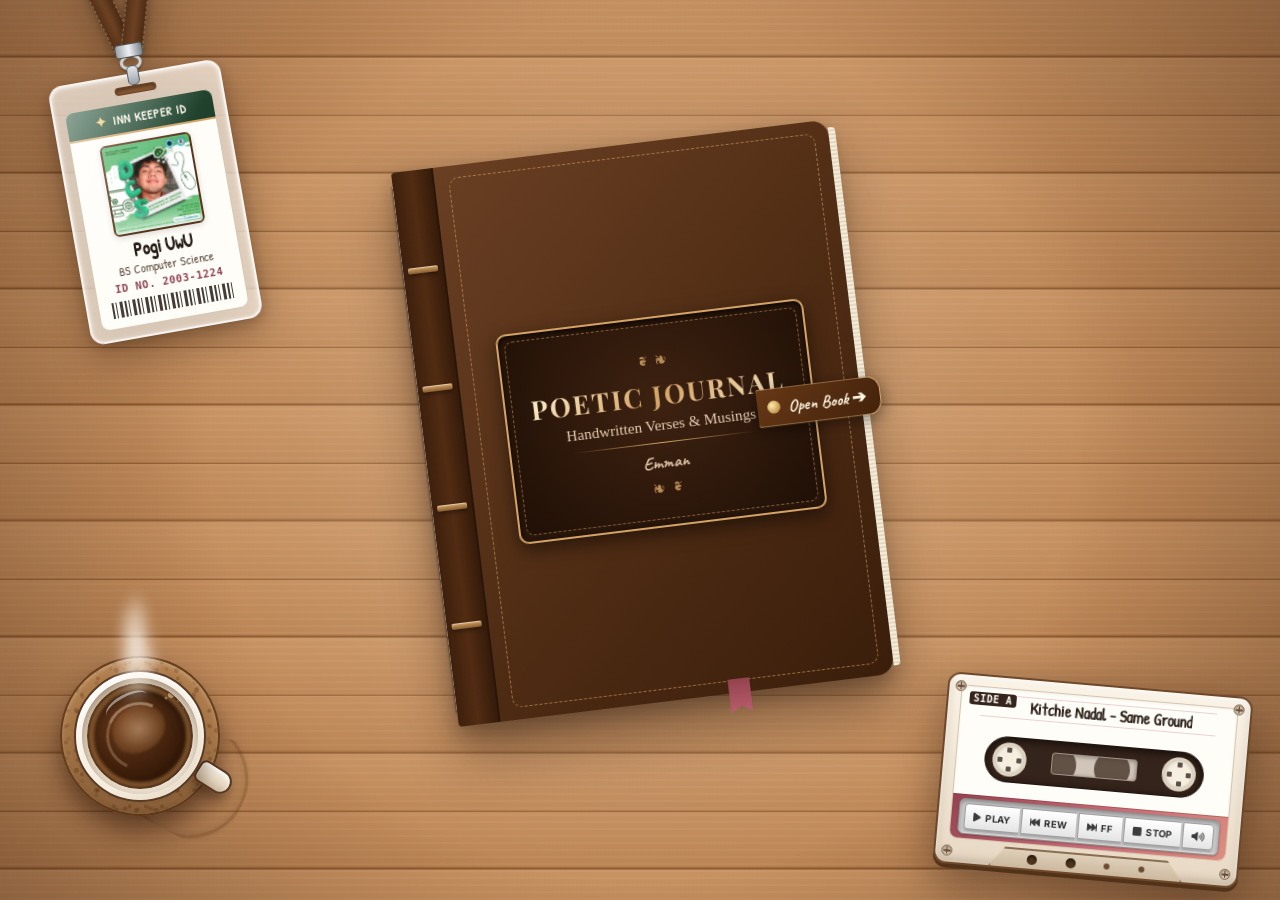
<file: index.html>
<!DOCTYPE html>
<html lang="en">
  <head>
    <meta charset="UTF-8" />
    <meta name="viewport" content="width=device-width, initial-scale=1.0" />
    <title>Poetic Journal &amp; Showcase</title>
    <meta name="description" content="Welcome Traveller, ease your mind and browse this handwritten poetic journal on a cozy study table." />
    
    <!-- Design System & Stylesheets -->
    <link rel="stylesheet" href="css/styling.css" />
    <link rel="stylesheet" href="css/music_player.css" />
    
    <!-- Google Fonts & FontAwesome for Hardware Deck Buttons -->
    <link rel="preconnect" href="https://fonts.googleapis.com" />
    <link rel="preconnect" href="https://fonts.gstatic.com" crossorigin />
    <link href="https://fonts.googleapis.com/css2?family=Caveat:wght@400..700&family=Edu+NSW+ACT+Cursive:wght@400..700&family=Indie+Flower&family=Inter:wght@600;700&family=Patrick+Hand&family=Playfair+Display:ital,wght@0,400..800;1,400..800&family=Nanum+Pen+Script&display=swap" rel="stylesheet">
    <link rel="stylesheet" href="https://cdnjs.cloudflare.com/ajax/libs/font-awesome/6.4.0/css/all.min.css">
    <link rel="stylesheet" href="https://fonts.googleapis.com/icon?family=Material+Icons">
  </head>
  <body>
    <!-- =========================================================================
         0. MOBILE PORTRAIT LANDSCAPE PROMPT OVERLAY
         Covers the screen when on a mobile device in portrait mode
         ========================================================================= -->
    <div id="landscape-prompt-overlay" class="landscape-prompt-overlay" role="dialog" aria-live="polite" aria-label="Rotate device to landscape">
      <div class="landscape-prompt-card">
        <div class="rotate-phone-graphic" aria-hidden="true">
          <div class="phone-outline">
            <span class="phone-notch"></span>
            <span class="phone-screen-icon">📖</span>
          </div>
          <span class="rotate-arrow-hint">↻</span>
        </div>
        <h2 class="landscape-title">Rotate to Landscape Mode</h2>
        <p class="landscape-sub">
          This study table &amp; open poetic journal are crafted for a wide view. Please turn your phone sideways to explore the desk!
        </p>
      </div>
    </div>

    <!-- =========================================================================
         STUDY TABLE SCENE
         Top-Left: Physical Student / Inn Keeper ID Card on Lanyard
         Left (Moved Up): Top-Down Ceramic Coffee Mug on Cork Coaster with Volumetric Blob Smoke
         Center: Angled Closed Book -> Straightened Open 3D Multi-Sheet Book
         Bottom-Right: Standalone Physical Cassette Tape with Sunken Hardware Deck Buttons Inside
         ========================================================================= -->
    <main class="study-desk-scene">

      <!-- 1. TOP-LEFT: PHYSICAL ID CARD ON LANYARD (CLICKS TO OPEN 3D FLIPPING ID MODAL) -->
      <div id="desk-id-card" class="desk-id-prop" role="button" tabindex="0" aria-label="Inspect ID Card Profile" title="Click to inspect &amp; flip ID Card">
        <!-- Woven Lanyard Strap & Metal Lobster Clasp -->
        <div class="lanyard-strap-wrap" aria-hidden="true">
          <div class="lanyard-strap-left"></div>
          <div class="lanyard-strap-right"></div>
          <div class="lanyard-collar"></div>
          <div class="lanyard-ring"></div>
          <div class="lanyard-hook"></div>
        </div>

        <!-- Laminated Acrylic ID Card -->
        <div class="id-card-sleeve">
          <div class="id-slot-punch"></div>
          <div class="id-card-inner">
            <div class="id-card-header-band">
              <span class="id-header-crest">✦</span>
              <span class="id-header-title">INN KEEPER ID</span>
            </div>
            <div class="id-card-photo-box">
              <img src="images/pfp_emman.jpg" alt="Pogi UwU" draggable="false" />
            </div>
            <div class="id-card-meta">
              <div class="id-card-name">Pogi UwU</div>
              <div class="id-card-course">BS Computer Science</div>
              <div class="id-card-number">ID NO. 2003-1224</div>
            </div>
            <div class="id-card-barcode" aria-hidden="true"></div>
          </div>
        </div>
      </div>

      <!-- 2. LEFT-BOTTOM (MOVED UP): TOP-DOWN COFFEE MUG ON CORK COASTER WITH VOLUMETRIC BLOB + PLUME SMOKE -->
      <div id="desk-coffee" class="desk-coffee-prop" aria-label="Hot Coffee Mug on Coaster">
        <!-- Subtle Coffee Stain Ring on Wood -->
        <div class="coffee-wood-stain" aria-hidden="true"></div>

        <!-- Round Cork Coaster -->
        <div class="cork-coaster">
          <!-- Ceramic Mug Handle (sticking out at 4 o'clock from top-down view) -->
          <div class="mug-handle-topdown"></div>

          <!-- Top-Down Ceramic Mug Rim with Inner Wall Depth -->
          <div class="mug-rim-topdown">
            <div class="mug-inner-lip">
              <!-- Hot Dark Roast Coffee & Rich Crema Swirl -->
              <div class="coffee-liquid-topdown">
                <div class="coffee-crema-ring"></div>
                <div class="coffee-foam-patch"></div>
                <div class="coffee-swirl-art"></div>
                <div class="coffee-gloss-arc"></div>
                <div class="coffee-micro-bubbles"></div>
              </div>
            </div>
          </div>
        </div>

        <!-- Volumetric Soft Smoke Plumes & Blobs (Real Volume, No Noodles) -->
        <div class="coffee-smoke-container" aria-hidden="true">
          <span class="smoke-blob blob-1"></span>
          <span class="smoke-blob blob-2"></span>
          <span class="smoke-blob blob-3"></span>
          <span class="smoke-blob blob-4"></span>
          <span class="smoke-blob blob-5"></span>
          <span class="smoke-blob blob-6"></span>
          <svg class="smoke-plume-svg" viewBox="0 0 180 180" fill="none" xmlns="http://www.w3.org/2000/svg">
            <defs>
              <radialGradient id="plumeGrad1" cx="50%" cy="50%" r="50%">
                <stop offset="0%" stop-color="#fffdf9" stop-opacity="0.58" />
                <stop offset="55%" stop-color="#fff8ee" stop-opacity="0.28" />
                <stop offset="100%" stop-color="#fff8ee" stop-opacity="0" />
              </radialGradient>
              <filter id="smokeBlur" x="-30%" y="-30%" width="160%" height="160%">
                <feGaussianBlur stdDeviation="5.5" />
              </filter>
            </defs>
            <g filter="url(#smokeBlur)">
              <!-- Volumetric Organic Cloud Plume 1 -->
              <path class="svg-smoke-cloud cloud-a" fill="url(#plumeGrad1)"
                d="M78 152 C58 142 52 118 68 100 C84 82 64 58 76 38 C86 22 108 26 106 46 C104 66 118 88 102 112 C90 128 92 146 78 152 Z" />
              <!-- Volumetric Organic Cloud Plume 2 -->
              <path class="svg-smoke-cloud cloud-b" fill="url(#plumeGrad1)"
                d="M96 146 C116 132 120 106 102 88 C84 70 104 46 90 26 C78 10 58 18 64 38 C70 58 56 84 74 108 C86 124 82 140 96 146 Z" />
            </g>
          </svg>
        </div>
      </div>

      <!-- 3. CENTER: 3D BOOK SHOWCASE (ANGLED WHEN CLOSED, STRAIGHTENED WHEN OPEN) -->
      <div class="desk-center-stage">
        <div id="book-stage" class="book-stage is-closed">
          
          <!-- Back Leather Binder Base & Stacked Paper Thickness -->
          <div class="book-leather-base">
            <!-- Left & Right Stacked Paper Edges (Visible when book is open) -->
            <div class="paper-stack-left"></div>
            <div class="paper-stack-right"></div>

            <!-- Central Book Spine Crease & Red Silk Bookmark Ribbon -->
            <div class="book-center-gutter" aria-hidden="true"></div>
            <div class="book-silk-ribbon" aria-hidden="true"></div>

            <!-- Snap Close Leather Clasp on Right Edge of Open Book -->
            <button id="close-journal-clasp" class="journal-edge-clasp" aria-label="Snap Book Closed" title="Snap book closed">
              <span class="clasp-leather-band">
                <span class="clasp-brass-stud"></span>
                <span class="clasp-band-label">Close Book</span>
              </span>
            </button>

            <!-- 3D SHEET STACK CONTAINER (DYNAMICALLY POPULATED BY JS) -->
            <div id="book-sheets-viewport" class="book-sheets-viewport">
              
              <!-- Static Base Left Page (Revealed when Sheet 0 Cover flips open: Acknowledgement) -->
              <div class="book-base-left-page" id="base-page-acknowledgement">
                <div class="page-paper-surface page-left-surface">
                  <div class="acknowledgement-wrap">
                    <h2 class="ack-heading">Acknowledgement</h2>
                    <div class="ack-flourish">❦ ❧</div>
                    <div class="ack-dedication">
                      <p>To my Younger self,</p>
                      <p>And, those whom I shared life with.</p>
                    </div>
                    <div class="ack-signature">— Emman</div>
                  </div>
                  <div class="book-page-number">i</div>

                  <!-- Clickable corner to close the book from the very first spread -->
                  <div id="corner-close-book" class="page-curl-corner curl-bottom-left" role="button" tabindex="0" title="Close Book" aria-label="Close Book">
                    <div class="curl-fold"></div>
                    <span class="curl-glyph">◂</span>
                  </div>
                </div>
              </div>

              <!-- Static Base Right Page (Underneath the final sheet) -->
              <div class="book-base-right-page" id="base-page-end">
                <div class="page-paper-surface page-right-surface">
                  <div class="endpaper-fin">
                    <div class="ack-flourish">❦</div>
                    <p class="fin-text">Finis</p>
                    <p class="fin-sub">Inn Keeper’s Collection</p>
                  </div>
                </div>
              </div>

              <!-- Dynamic 3D Double-Sided Turning Sheets (.book-sheet) are injected here -->
              <div id="book-sheets-stack" class="book-sheets-stack"></div>

              <!-- Front Hardcover Sheet (Flips -180deg when opening the book) -->
              <div id="book-front-cover-sheet" class="book-cover-sheet" role="button" tabindex="0" aria-label="Click to Open Book" title="Click to open book">
                <!-- Front Face of Closed Leather Cover -->
                <div class="cover-face-front">
                  <div class="closed-spine-edge">
                    <span class="spine-rib"></span>
                    <span class="spine-rib"></span>
                    <span class="spine-rib"></span>
                    <span class="spine-rib"></span>
                  </div>
                  <div class="closed-cover-face">
                    <div class="cover-stitch-border"></div>
                    <div class="cover-plaque">
                      <div class="cover-plaque-inner">
                        <div class="cover-ornament top-ornament">❦ ❧</div>
                        <h1 class="cover-main-title">Poetic Journal</h1>
                        <p class="cover-subtitle">Handwritten Verses &amp; Musings</p>
                        <div class="cover-rule"></div>
                        <p class="cover-author">Emman</p>
                        <div class="cover-ornament bottom-ornament">❧ ❦</div>
                      </div>
                    </div>

                    <div class="book-clasp" id="open-book-clasp">
                      <div class="clasp-strap">
                        <span class="clasp-buckle"></span>
                        <span class="clasp-text">Open Book ➔</span>
                      </div>
                    </div>

                    <div class="closed-ribbon-tail"></div>
                  </div>
                  <div class="closed-paper-edges"></div>
                </div>

                <!-- Inside Face of Front Cover (Backed behind Acknowledgement when open) -->
                <div class="cover-face-inside"></div>
              </div>

            </div>
          </div>
        </div>
      </div>

      <!-- 4. BOTTOM-RIGHT: STANDALONE PHYSICAL CASSETTE TAPE WITH SUNKEN HARDWARE DECK BUTTONS MIGRATED INSIDE -->
      <div id="music-player-container" aria-label="Cassette Tape Music Player">
        <audio id="audio" preload="none" aria-label="Audio Player"></audio>

        <div class="casette-body" id="cassetteBody">
          <!-- Four Corner Screw Dots -->
          <div class="dots dot-tl"></div>
          <div class="dots dot-bl"></div>
          <div class="dots dot-tr"></div>
          <div class="dots dot-br"></div>

          <div class="cassette-label" id="cassetteLabel">
            <!-- Top Handwritten Song Title Strip on the Tape Label -->
            <div class="label-descp">
              <div class="cassette-side-badge">SIDE A</div>
              <div class="cassette-rule-line"></div>
              <div id="cassetteName" class="cassette-name-text">Kitchie Nadal - Same Ground</div>
              <div id="track-title" class="sr-only">Kitchie Nadal - Same Ground</div>
              <div class="cassette-rule-line"></div>
            </div>
            
            <!-- Center Acrylic Spool Window -->
            <div class="cassette-player-window">
              <div class="tape-bay">
                <!-- Left Spool with 4 teeth -->
                <div class="circle" id="circle1">
                  <div class="teeth"></div>
                  <div class="teeth"></div>
                  <div class="teeth"></div>
                  <div class="teeth"></div>
                </div>
                <!-- Visor Window with magnetic tape rolls -->
                <div class="visor">
                  <div class="inner-circle" id="inner-circle"></div>
                  <div class="inner-circle" id="inner-circle2"></div>
                </div>
                <!-- Right Spool with 4 teeth -->
                <div class="circle" id="circle2">
                  <div class="teeth"></div>
                  <div class="teeth"></div>
                  <div class="teeth"></div>
                  <div class="teeth"></div>
                </div>
              </div>
            </div>

            <!-- Bottom Stripe with Actual Hardware Deck Buttons from KowaiiRuju/songs_player (creative-route) Migrated Inside -->
            <div class="label-color" id="cassetteColor">
              <div class="hardware-controls" id="player-controls">
                <div class="deck-buttons-container">
                  <button id="play-pause" class="deck-btn" aria-label="Play or Pause" title="Play / Pause">
                    <i id="deck-play-icon" class="fa-solid fa-play"></i>
                    <span id="deck-play-label">PLAY</span>
                    <span class="material-icons sr-only">play_circle</span>
                  </button>
                  <button id="prev" class="deck-btn" aria-label="Rewind / Previous Song" title="Previous Song">
                    <i class="fa-solid fa-backward-fast"></i>
                    <span>REW</span>
                  </button>
                  <button id="next" class="deck-btn" aria-label="Fast Forward / Next Song" title="Next Song">
                    <i class="fa-solid fa-forward-fast"></i>
                    <span>FF</span>
                  </button>
                  <button id="stop-btn" class="deck-btn" aria-label="Stop Audio" title="Stop">
                    <i class="fa-solid fa-square"></i>
                    <span>STOP</span>
                  </button>
                  <button id="mute-btn" class="deck-btn" aria-label="Mute / Unmute" title="Mute / Unmute">
                    <i id="deck-mute-icon" class="fa-solid fa-volume-high"></i>
                    <span class="material-icons sr-only">volume_up</span>
                  </button>
                </div>
              </div>
            </div>
          </div>

          <!-- Bottom Trapezoid Magnetic Head Shield -->
          <div class="cassette-head-trapezoid" aria-hidden="true">
            <span class="head-hole"></span>
            <span class="head-hole"></span>
            <span class="head-pin"></span>
            <span class="head-pin"></span>
          </div>
        </div>
      </div>

    </main>

    <!-- =========================================================================
         5. INTERACTIVE 3D FLIPPING ID CARD MODAL (FRONT & BACK OF PHYSICAL ID)
         ========================================================================= -->
    <dialog id="profile-modal" class="id-badge-modal">
      <button type="button" class="id-close-pill" id="close-profile" aria-label="Close ID Card">✕</button>
      <div class="id-modal-stage">

        <!-- 3D Flipping Laminated ID Card -->
        <div id="id-flip-card" class="id-flip-card" tabindex="0" role="region" aria-label="Interactive 3D Flipping ID Card">
          
          <!-- ================= FRONT FACE OF ID CARD (PORTRAIT) ================= -->
          <div class="id-card-face id-face-front">
            <!-- Top Lanyard Slot Punch & Clip Graphic -->
            <div class="modal-slot-punch" aria-hidden="true"></div>

            <!-- Official Green & Gold Header Band -->
            <div class="modal-id-banner">
              <span class="banner-crest">✦</span>
              <div class="banner-titles">
                <span class="banner-org">POETIC JOURNAL GUILD</span>
                <span class="banner-role">OFFICIAL INN KEEPER IDENTIFICATION</span>
              </div>
              <span class="banner-crest">✦</span>
            </div>

            <!-- Portrait Photo & Holographic Seal -->
            <div class="modal-id-photo-section">
              <div class="modal-photo-frame">
                <img src="images/pfp_emman.jpg" alt="Pogi UwU" draggable="false" />
                <span class="hologram-seal" title="Guild Holographic Seal">❦</span>
              </div>
              <div class="modal-id-serial">ID NO. 2003-1224</div>
            </div>

            <!-- Name, Title, and Vital Fields -->
            <div class="modal-id-front-fields">
              <div class="id-name-block">
                <span class="id-field-label">NAME / ALIAS</span>
                <span class="id-field-val primary-val">Pogi UwU</span>
                <span class="id-field-val course-val">BS Computer Science</span>
              </div>

              <div class="id-field-row-grid">
                <div class="id-field-group">
                  <span class="id-field-label">AGE</span>
                  <span class="id-field-val" id="age">22</span>
                </div>
                <div class="id-field-group">
                  <span class="id-field-label">GENDER</span>
                  <span class="id-field-val">M</span>
                </div>
                <div class="id-field-group">
                  <span class="id-field-label">RACE</span>
                  <span class="id-field-val">Human</span>
                </div>
              </div>

              <div class="id-field-group full-width">
                <span class="id-field-label">DATE OF BIRTH</span>
                <span class="id-field-val">December 24, 2003</span>
              </div>
            </div>

            <!-- Bottom Signature & Barcode -->
            <div class="modal-id-front-footer">
              <div class="id-signature-box">
                <span class="sig-script">Emman</span>
                <span class="sig-line">HOLDER’S SIGNATURE</span>
              </div>
              <div class="id-barcode-large" aria-hidden="true"></div>
            </div>
          </div>

          <!-- ================= BACK FACE OF ID CARD (PORTRAIT) ================= -->
          <div class="id-card-face id-face-back">
            <div class="modal-slot-punch" aria-hidden="true"></div>

            <!-- Dark Magnetic Stripe across the top back -->
            <div class="id-magnetic-stripe" aria-hidden="true"></div>

            <div class="modal-id-back-body">
              <!-- Bio Section -->
              <div class="id-back-section">
                <h2 class="id-back-heading">HOLDER BIO &amp; BACKGROUND</h2>
                <p class="id-back-bio">
                  Born on December 24, 2003, he had always been easy-going. He didn't strive for anything. But now that he's actively pursuing something, only God can tell what lies ahead of him.
                </p>
              </div>

              <!-- Hobbies Section -->
              <div class="id-back-section">
                <h3 class="id-back-subheading">HOBBIES &amp; CRAFTS</h3>
                <div class="id-tag-list">
                  <span class="id-mini-tag green">🎮 Game Dev</span>
                  <span class="id-mini-tag blue">💻 Making Software</span>
                  <span class="id-mini-tag">♟️ Chess</span>
                  <span class="id-mini-tag">🎨 2D Art Illustration</span>
                </div>
              </div>

              <!-- Favorites & Socials Grid -->
              <div class="id-back-section">
                <h3 class="id-back-subheading">FAVORITES &amp; LIKES</h3>
                <div class="id-tag-list">
                  <span class="id-mini-tag rose">🍫 Chocolate</span>
                  <span class="id-mini-tag gold">🗡️ RPG Games</span>
                </div>

                <div class="id-back-socials-wrap">
                  <span class="id-social-label">DISPATCH LINKS:</span>
                  <div class="id-back-socials">
                    <a class="id-social-chip" href="https://github.com/KowaiiRuju/" target="_blank" rel="noopener noreferrer">
                      <img src="images/icons8-github-32.png" alt="GitHub" />
                      <span>GitHub</span>
                    </a>
                    <a class="id-social-chip" href="https://www.instagram.com/cabs.tar/" target="_blank" rel="noopener noreferrer">
                      <img src="images/icons8-instagram-old-32.png" alt="Instagram" />
                      <span>Instagram</span>
                    </a>
                  </div>
                </div>
              </div>

              <div class="id-back-footer">
                <span class="id-motto-quote">“Everything Goes On”</span>
              </div>
            </div>
          </div>

        </div>
      </div>
    </dialog>

    <!-- Music Player Script -->
    <script src="scripts/music_player.js" defer></script>

    <!-- 3D Multi-Sheet Book Engine, ID Flip Logic, & Mobile Orientation Check -->
    <script>
      // ---------------------------------------------------
      // 0. MOBILE PORTRAIT LANDSCAPE CHECK
      // ---------------------------------------------------
      const landscapeOverlay = document.getElementById("landscape-prompt-overlay");
      function checkMobileOrientation() {
        if (!landscapeOverlay) return;
        const isMobileWidth = window.innerWidth <= 920 || ("ontouchstart" in window && window.innerWidth <= 1024);
        const isPortrait = window.innerHeight > window.innerWidth;
        if (isMobileWidth && isPortrait) {
          landscapeOverlay.classList.add("is-active");
        } else {
          landscapeOverlay.classList.remove("is-active");
        }
      }
      window.addEventListener("resize", checkMobileOrientation);
      window.addEventListener("orientationchange", checkMobileOrientation);

      // ---------------------------------------------------
      // 1. AGE CALCULATOR (Dec 24, 2003)
      // ---------------------------------------------------
      const birthDate = new Date(2003, 11, 24);
      function calculateAge(date) {
        const today = new Date();
        let age = today.getFullYear() - date.getFullYear();
        const monthDiff = today.getMonth() - date.getMonth();
        const dayDiff = today.getDate() - date.getDate();
        if (monthDiff < 0 || (monthDiff === 0 && dayDiff < 0)) {
          age--;
        }
        return age;
      }

      // ---------------------------------------------------
      // 2. REAL 3D MULTI-SHEET BOOK ENGINE
      // ---------------------------------------------------
      const bookStage = document.getElementById("book-stage");
      const frontCoverSheet = document.getElementById("book-front-cover-sheet");
      const openBookClasp = document.getElementById("open-book-clasp");
      const closeJournalClasp = document.getElementById("close-journal-clasp");
      const cornerCloseBook = document.getElementById("corner-close-book");
      const sheetsStack = document.getElementById("book-sheets-stack");

      let allPoems = [];
      let sheetElements = [];
      let isBookOpen = false;
      let isAnimatingBook = false;
      let currentSpreadIndex = 0;

      function formatPoemStanzas(text) {
        return text
          .split("\n")
          .map((line) => {
            if (line.trim() === "") {
              return `<div class="stanza-break"></div>`;
            }
            const escaped = line
              .replace(/&/g, "&amp;")
              .replace(/</g, "&lt;")
              .replace(/>/g, "&gt;");
            return `<p>${escaped}</p>`;
          })
          .join("");
      }

      function createPoemPageHTML(poem, pageNum, isRightPage) {
        if (!poem) {
          return `
            <div class="page-paper-surface ${isRightPage ? "page-right-surface" : "page-left-surface"}">
              <div class="book-page-number">${pageNum}</div>
            </div>
          `;
        }

        const curlCornerHTML = isRightPage
          ? `<div class="page-curl-corner curl-bottom-right" data-action="next" role="button" tabindex="0" title="Turn to next page" aria-label="Next Page">
               <div class="curl-fold"></div>
               <span class="curl-glyph">▸</span>
             </div>`
          : `<div class="page-curl-corner curl-bottom-left" data-action="prev" role="button" tabindex="0" title="Turn to previous page" aria-label="Previous Page">
               <div class="curl-fold"></div>
               <span class="curl-glyph">◂</span>
             </div>`;

        return `
          <div class="page-paper-surface ${isRightPage ? "page-right-surface" : "page-left-surface"}">
            <div class="page-edge-hit ${isRightPage ? "hit-right" : "hit-left"}" data-action="${isRightPage ? "next" : "prev"}" title="${isRightPage ? "Click edge to turn forward" : "Click edge to turn back"}"></div>
            <h2 class="reading-title">${poem.title}</h2>
            <div class="reading-flourish">❦ ❧</div>
            <article class="reading-body">${formatPoemStanzas(poem.text)}</article>
            <div class="book-page-number">${pageNum}</div>
            ${curlCornerHTML}
          </div>
        `;
      }

      function createTableOfContentsHTML(poems) {
        const itemsHTML = poems
          .map((poem, idx) => {
            const pageNumber = idx + 1;
            const targetSpread = Math.floor(idx / 2) + 1;
            return `
              <a href="#poem-${poem.id}" class="toc-row-item" data-spread="${targetSpread}" data-page="${pageNumber}">
                <span class="toc-chapter-num">${pageNumber}.</span>
                <span class="toc-chapter-title">${poem.title}</span>
                <span class="toc-dots"></span>
                <span class="toc-page-num">${pageNumber}</span>
              </a>
            `;
          })
          .join("");

        return `
          <div class="page-paper-surface page-right-surface toc-surface">
            <div class="page-edge-hit hit-right" data-action="next" title="Click edge to turn to Page 1"></div>
            <div class="toc-header-box">
              <h2 class="toc-heading">Table of Contents</h2>
              <div class="toc-sub-rule"></div>
            </div>
            <nav class="toc-list" aria-label="Table of Contents">
              ${itemsHTML}
            </nav>
            <div class="book-page-number">ii</div>
            <div class="page-curl-corner curl-bottom-right" data-action="next" role="button" tabindex="0" title="Turn to Page 1" aria-label="Next Page">
              <div class="curl-fold"></div>
              <span class="curl-glyph">▸</span>
            </div>
          </div>
        `;
      }

      function buildBookSheets(poems) {
        if (!sheetsStack) return;
        sheetsStack.innerHTML = "";
        sheetElements = [];

        const totalSheets = Math.ceil(poems.length / 2) + 1;

        for (let s = 0; s < totalSheets; s++) {
          const sheetEl = document.createElement("div");
          sheetEl.className = "book-sheet";
          sheetEl.dataset.sheetIndex = s;

          let frontHTML = "";
          let backHTML = "";

          if (s === 0) {
            frontHTML = createTableOfContentsHTML(poems);
            backHTML = createPoemPageHTML(poems[0], 1, false);
          } else {
            const frontPoemIdx = s * 2 - 1;
            const backPoemIdx = s * 2;
            frontHTML = createPoemPageHTML(poems[frontPoemIdx], frontPoemIdx + 1, true);
            if (backPoemIdx < poems.length) {
              backHTML = createPoemPageHTML(poems[backPoemIdx], backPoemIdx + 1, false);
            } else {
              backHTML = `
                <div class="page-paper-surface page-left-surface">
                  <div class="page-edge-hit hit-left" data-action="prev" title="Turn back"></div>
                  <div class="endpaper-fin">
                    <div class="ack-flourish">❦ ❧</div>
                    <p class="fin-text">Notes &amp; Reflections</p>
                  </div>
                  <div class="book-page-number">${backPoemIdx + 1}</div>
                  <div class="page-curl-corner curl-bottom-left" data-action="prev" role="button" tabindex="0" title="Previous Page">
                    <div class="curl-fold"></div>
                    <span class="curl-glyph">◂</span>
                  </div>
                </div>
              `;
            }
          }

          sheetEl.innerHTML = `
            <div class="sheet-face sheet-front">${frontHTML}</div>
            <div class="sheet-face sheet-back">${backHTML}</div>
          `;

          sheetsStack.appendChild(sheetEl);
          sheetElements.push(sheetEl);
        }

        sheetsStack.addEventListener("click", (e) => {
          const tocItem = e.target.closest(".toc-row-item");
          if (tocItem) {
            e.preventDefault();
            const targetSpread = parseInt(tocItem.dataset.spread, 10);
            if (!isNaN(targetSpread)) {
              riffleToSpread(targetSpread);
            }
            return;
          }

          const actionEl = e.target.closest("[data-action]");
          if (actionEl) {
            e.preventDefault();
            const action = actionEl.dataset.action;
            if (action === "next") turnNextSpread();
            else if (action === "prev") turnPrevSpread();
            else if (action === "toc") riffleToSpread(0);
          }
        });

        updateSheetZIndices();
      }

      function updateSheetZIndices() {
        const total = sheetElements.length;
        sheetElements.forEach((sheet, idx) => {
          const isFlipped = idx < currentSpreadIndex;
          if (isFlipped) {
            sheet.classList.add("is-flipped");
            sheet.style.zIndex = 10 + idx;
          } else {
            sheet.classList.remove("is-flipped");
            sheet.style.zIndex = 10 + (total - idx);
          }
        });
      }

      function turnNextSpread() {
        if (!isBookOpen || isAnimatingBook) return;
        const maxSpread = Math.ceil(allPoems.length / 2);
        if (currentSpreadIndex >= maxSpread) return;

        const sheetToFlip = sheetElements[currentSpreadIndex];
        if (!sheetToFlip) return;

        isAnimatingBook = true;
        sheetToFlip.style.zIndex = 60;
        sheetToFlip.classList.add("is-turning", "is-flipped");
        currentSpreadIndex++;

        setTimeout(() => {
          sheetToFlip.classList.remove("is-turning");
          updateSheetZIndices();
          isAnimatingBook = false;
        }, 620);
      }

      function turnPrevSpread() {
        if (!isBookOpen || isAnimatingBook) return;
        if (currentSpreadIndex <= 0) {
          closeBook();
          return;
        }

        currentSpreadIndex--;
        const sheetToUnflip = sheetElements[currentSpreadIndex];
        if (!sheetToUnflip) return;

        isAnimatingBook = true;
        sheetToUnflip.style.zIndex = 60;
        sheetToUnflip.classList.add("is-turning");
        sheetToUnflip.classList.remove("is-flipped");

        setTimeout(() => {
          sheetToUnflip.classList.remove("is-turning");
          updateSheetZIndices();
          isAnimatingBook = false;
        }, 620);
      }

      function riffleToSpread(targetSpread) {
        if (!isBookOpen || isAnimatingBook || targetSpread === currentSpreadIndex) return;
        isAnimatingBook = true;

        const stepDirection = targetSpread > currentSpreadIndex ? 1 : -1;
        const stepsCount = Math.abs(targetSpread - currentSpreadIndex);
        const stepInterval = Math.max(70, Math.min(130, Math.floor(420 / stepsCount)));

        let step = 0;
        function doNextRiffleStep() {
          if (step >= stepsCount) {
            setTimeout(() => {
              sheetElements.forEach((s) => s.classList.remove("is-turning"));
              updateSheetZIndices();
              isAnimatingBook = false;
            }, 560);
            return;
          }

          if (stepDirection > 0) {
            const sheet = sheetElements[currentSpreadIndex];
            if (sheet) {
              sheet.style.zIndex = 60 + step;
              sheet.classList.add("is-turning", "is-flipped");
            }
            currentSpreadIndex++;
          } else {
            currentSpreadIndex--;
            const sheet = sheetElements[currentSpreadIndex];
            if (sheet) {
              sheet.style.zIndex = 60 + step;
              sheet.classList.add("is-turning");
              sheet.classList.remove("is-flipped");
            }
          }

          step++;
          setTimeout(doNextRiffleStep, stepInterval);
        }

        doNextRiffleStep();
      }

      function openBook() {
        if (isBookOpen || isAnimatingBook || !bookStage) return;
        isAnimatingBook = true;
        isBookOpen = true;
        bookStage.classList.remove("is-closed");
        bookStage.classList.add("is-opening", "is-open");

        setTimeout(() => {
          bookStage.classList.remove("is-opening");
          isAnimatingBook = false;
        }, 780);
      }

      function closeBook() {
        if (!isBookOpen || isAnimatingBook || !bookStage) return;

        if (currentSpreadIndex > 0) {
          isAnimatingBook = true;
          sheetElements.forEach((sheet, idx) => {
            if (idx < currentSpreadIndex) {
              sheet.style.zIndex = 60 - idx;
              sheet.classList.add("is-turning");
              sheet.classList.remove("is-flipped");
            }
          });
          currentSpreadIndex = 0;
          setTimeout(() => {
            sheetElements.forEach((s) => s.classList.remove("is-turning"));
            updateSheetZIndices();
            bookStage.classList.remove("is-open");
            bookStage.classList.add("is-closing", "is-closed");
            isBookOpen = false;
            setTimeout(() => {
              bookStage.classList.remove("is-closing");
              isAnimatingBook = false;
            }, 780);
          }, 360);
          return;
        }

        isAnimatingBook = true;
        isBookOpen = false;
        bookStage.classList.remove("is-open");
        bookStage.classList.add("is-closing", "is-closed");

        setTimeout(() => {
          bookStage.classList.remove("is-closing");
          isAnimatingBook = false;
        }, 780);
      }

      if (frontCoverSheet) {
        frontCoverSheet.addEventListener("click", openBook);
        frontCoverSheet.addEventListener("keydown", (e) => {
          if (e.key === "Enter" || e.key === " ") {
            e.preventDefault();
            openBook();
          }
        });
      }

      if (openBookClasp) {
        openBookClasp.addEventListener("click", (e) => {
          e.stopPropagation();
          openBook();
        });
      }

      if (closeJournalClasp) {
        closeJournalClasp.addEventListener("click", (e) => {
          e.preventDefault();
          e.stopPropagation();
          closeBook();
        });
      }

      if (cornerCloseBook) {
        cornerCloseBook.addEventListener("click", (e) => {
          e.preventDefault();
          e.stopPropagation();
          closeBook();
        });
      }

      document.addEventListener("keydown", (e) => {
        if (e.target.tagName === "INPUT" || e.target.tagName === "TEXTAREA") return;
        const profileModal = document.getElementById("profile-modal");
        if (profileModal && profileModal.open) return;

        if (e.key === "ArrowRight") {
          if (!isBookOpen) openBook();
          else turnNextSpread();
        } else if (e.key === "ArrowLeft") {
          if (isBookOpen) turnPrevSpread();
        }
      });

      let touchStartX = 0;
      let touchStartY = 0;
      if (bookStage) {
        bookStage.addEventListener("touchstart", (e) => {
          if (e.touches && e.touches.length === 1) {
            touchStartX = e.touches[0].clientX;
            touchStartY = e.touches[0].clientY;
          }
        }, { passive: true });

        bookStage.addEventListener("touchend", (e) => {
          if (e.changedTouches && e.changedTouches.length === 1) {
            const deltaX = e.changedTouches[0].clientX - touchStartX;
            const deltaY = e.changedTouches[0].clientY - touchStartY;
            if (Math.abs(deltaX) > 45 && Math.abs(deltaX) > Math.abs(deltaY) * 1.3) {
              if (deltaX < 0) {
                if (!isBookOpen) openBook();
                else turnNextSpread();
              } else {
                if (isBookOpen) turnPrevSpread();
              }
            }
          }
        }, { passive: true });
      }

      async function loadPoems() {
        try {
          const res = await fetch("res/poems.json");
          allPoems = await res.json();
          buildBookSheets(allPoems);
        } catch (err) {
          console.error("Error fetching poems:", err);
        }
      }

      // ---------------------------------------------------
      // 3. INTERACTIVE 3D FLIPPING ID MODAL CONTROLS
      // ---------------------------------------------------
      const profileModal = document.getElementById("profile-modal");
      const deskIdCard = document.getElementById("desk-id-card");
      const closeProfileBtn = document.getElementById("close-profile");
      const idFlipCard = document.getElementById("id-flip-card");

      function setIdFlipped(flipped) {
        if (!idFlipCard) return;
        if (flipped) {
          idFlipCard.classList.add("is-flipped");
        } else {
          idFlipCard.classList.remove("is-flipped");
        }
      }

      function toggleIdFlip() {
        if (!idFlipCard) return;
        setIdFlipped(!idFlipCard.classList.contains("is-flipped"));
      }

      function openIdModal() {
        if (profileModal) {
          setIdFlipped(false);
          profileModal.showModal();
        }
      }

      if (deskIdCard) {
        deskIdCard.addEventListener("click", openIdModal);
        deskIdCard.addEventListener("keydown", (e) => {
          if (e.key === "Enter" || e.key === " ") {
            e.preventDefault();
            openIdModal();
          }
        });
      }

      if (idFlipCard) {
        idFlipCard.addEventListener("click", (e) => {
          // Don't flip if clicking a social link
          if (e.target.closest("a")) return;
          toggleIdFlip();
        });
        idFlipCard.addEventListener("keydown", (e) => {
          if (e.key === "Enter" || e.key === " ") {
            e.preventDefault();
            toggleIdFlip();
          }
        });
      }

      if (closeProfileBtn && profileModal) {
        closeProfileBtn.addEventListener("click", (e) => {
          e.stopPropagation();
          profileModal.close();
        });
      }

      if (profileModal) {
        profileModal.addEventListener("click", (e) => {
          if (e.target === profileModal || e.target.classList.contains("id-modal-stage")) {
            profileModal.close();
          }
        });
      }

      // ---------------------------------------------------
      // 4. INITIALIZE ON LOAD
      // ---------------------------------------------------
      document.addEventListener("DOMContentLoaded", () => {
        checkMobileOrientation();
        const ageEl = document.getElementById("age");
        if (ageEl) ageEl.textContent = calculateAge(birthDate);
        loadPoems();
      });
    </script>
  </body>
</html>
</file>
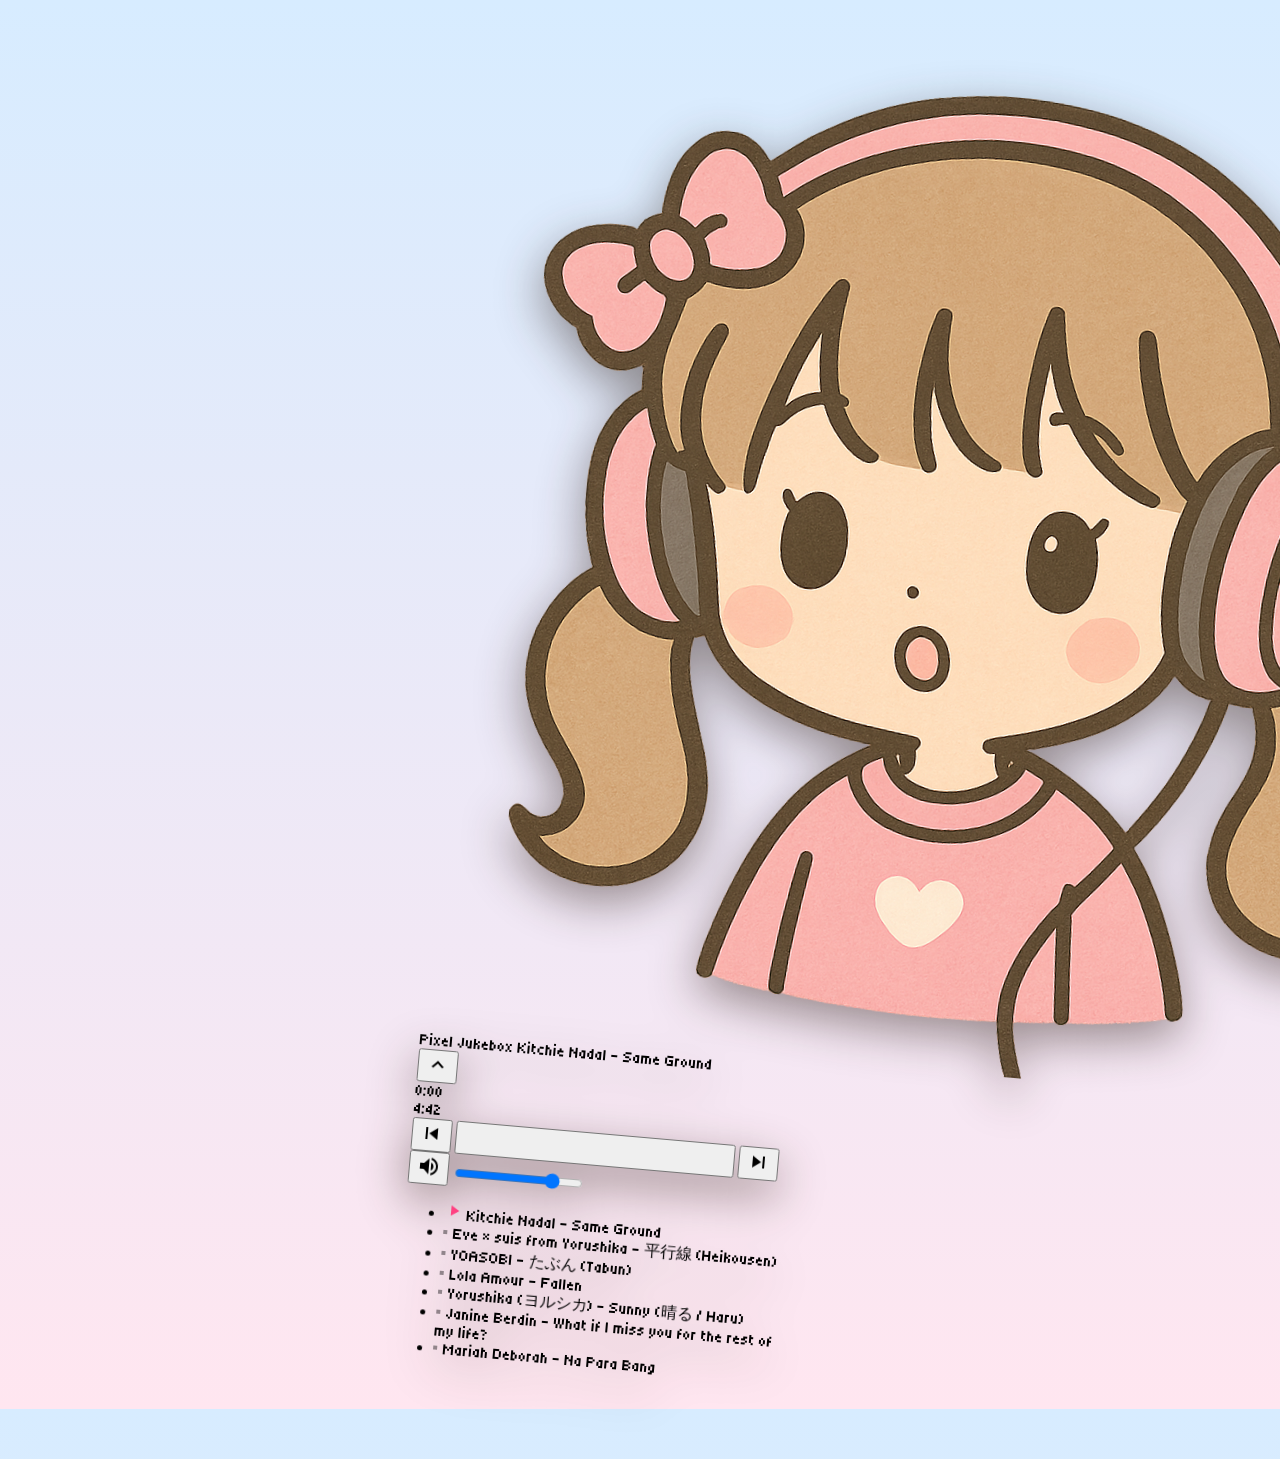
<file: music_player.html>
<!DOCTYPE html>
<html lang="en">
<head>
  <meta charset="UTF-8">
  <meta name="viewport" content="width=device-width, initial-scale=1.0">
  <title>Music Player - Pixel Jukebox</title>
  <link rel="stylesheet" href="https://fonts.googleapis.com/icon?family=Material+Icons">
  <link href="https://fonts.googleapis.com/css2?family=Tiny5&display=swap" rel="stylesheet">
  <link rel="stylesheet" href="css/music_player.css">
  <script src="scripts/music_player.js" defer></script>
  <style>
    body {
      background: linear-gradient(180deg, #d7ecff 0%, #ffe6f0 100%);
      min-height: 100vh;
      display: flex;
      align-items: center;
      justify-content: center;
      margin: 0;
      padding: 20px;
      box-sizing: border-box;
      font-family: 'Tiny5', sans-serif;
    }
    #music-player-container {
      position: relative !important;
      top: auto !important;
      right: auto !important;
      bottom: auto !important;
      left: auto !important;
      max-width: 380px;
      width: 100%;
    }
  </style>
</head>
<body>
  <div id="music-player-container">
    <div id="music-player">
      <div class="player-top-row">
        <div id="music-logo">
          <img src="images/music_logo.png" alt="Music Logo" draggable="false" />
        </div>
        <div class="player-meta-box">
          <span class="player-status-tag">Pixel Jukebox</span>
          <span id="track-title">Now Playing: ...</span>
        </div>
        <button id="minimize-btn" aria-label="Minimize or Expand Player" title="Minimize / Expand Player">
          <span class="material-icons">expand_less</span>
        </button>
      </div>

      <audio id="audio" preload="none" aria-label="Audio Player"></audio>

      <!-- Progress Scrubber -->
      <div class="progress-container">
        <span id="current-time" class="time-label">0:00</span>
        <div class="progress-bar-wrapper" id="progress-wrapper" title="Seek track">
          <div class="progress-bar" id="progress-bar"></div>
          <div class="progress-thumb" id="progress-thumb"></div>
        </div>
        <span id="duration-time" class="time-label">0:00</span>
      </div>

      <!-- Player Controls -->
      <div id="player-controls">
        <button id="prev" aria-label="Previous Track" title="Previous Track"><span class="material-icons">skip_previous</span></button>
        <button id="play-pause" class="play-btn-primary" aria-label="Play/Pause" title="Play / Pause"><span class="material-icons">play_circle</span></button>
        <button id="next" aria-label="Next Track" title="Next Track"><span class="material-icons">skip_next</span></button>
        <div class="volume-group">
          <button id="mute-btn" aria-label="Mute / Unmute" title="Mute / Unmute"><span class="material-icons">volume_up</span></button>
          <input type="range" id="volume-slider" min="0" max="1" step="0.05" value="0.8" aria-label="Volume Slider" title="Volume">
        </div>
      </div>

      <!-- Interactive Queue -->
      <div id="music-queue"></div>
    </div>
  </div>
</body>
</html>
</file>
<file: css/styling.css>
/* ==============================================================================
   Pixel Poem v2 - Study Table Scene & 3D Multi-Sheet Book Design System
   Aesthetic: Stylized wooden study table, top-left Lanyard ID Card,
   moved-up top-down steaming ceramic coffee mug with volumetric blob smoke,
   angled -> straightened leather book with real 3D double-sided turning sheets,
   3D flipping ID card modal, and mobile portrait landscape prompt overlay.
   ============================================================================== */

@import url('https://fonts.googleapis.com/css2?family=Caveat:wght@400..700&family=Edu+NSW+ACT+Cursive:wght@400..700&family=Indie+Flower&family=Inter:wght@600;700&family=Nanum+Pen+Script&family=Patrick+Hand&family=Playfair+Display:ital,wght@0,400..800;1,400..800&display=swap');

:root {
  /* Wooden Study Table Tokens */
  --wood-base: #b98252;
  --wood-plank-dark: #9c683c;
  --wood-plank-light: #c89362;
  --wood-seam: rgba(72, 40, 16, 0.28);

  /* Leather Book Tokens */
  --leather-base: #5a341a;
  --leather-gradient: linear-gradient(135deg, #6c4124 0%, #4f2c14 55%, #3a1e0b 100%);
  --leather-inside: linear-gradient(135deg, #4b2913 0%, #381d0b 100%);
  --leather-stitch: #d4a366;
  --book-shadow-closed: 0 28px 54px rgba(38, 18, 6, 0.45), 0 8px 20px rgba(0, 0, 0, 0.25);
  --book-shadow-open: 0 30px 60px rgba(38, 18, 6, 0.48), 0 10px 24px rgba(0, 0, 0, 0.24);

  /* Paper & Book Sheet Tokens */
  --paper-cream: #fbf6ec;
  --paper-verso: #f7f0e2;
  --paper-edge: #e5d9c3;
  --line-blue: rgba(165, 195, 230, 0.42);
  --line-red: rgba(228, 115, 125, 0.48);
  --ink-primary: #2d241e;
  --ink-heading: #1e3a5f;
  --ink-cursive: #203f68;
  --ink-muted: #6e6259;

  /* Scrapbook & ID Accents */
  --washi-pink: rgba(228, 155, 142, 0.85);
  --washi-blue: rgba(142, 202, 230, 0.85);
  --stamp-rose: #b85d6c;

  /* Typography */
  --font-serif: 'Playfair Display', Georgia, serif;
  --font-cursive: 'Edu NSW ACT Cursive', cursive;
  --font-hand: 'Caveat', 'Indie Flower', cursive;
  --font-notes: 'Patrick Hand', cursive;
  --font-pen: 'Nanum Pen Script', cursive;
}

* {
  margin: 0;
  padding: 0;
  box-sizing: border-box;
}

.sr-only {
  position: absolute;
  width: 1px;
  height: 1px;
  overflow: hidden;
  clip: rect(0, 0, 0, 0);
  white-space: nowrap;
}

/* ==============================================================================
   0. MOBILE PORTRAIT LANDSCAPE PROMPT OVERLAY
   ============================================================================== */
.landscape-prompt-overlay {
  position: fixed;
  inset: 0;
  z-index: 99999;
  background:
    radial-gradient(circle at 50% 40%, rgba(108, 65, 36, 0.94) 0%, rgba(36, 18, 8, 0.98) 100%);
  backdrop-filter: blur(10px);
  -webkit-backdrop-filter: blur(10px);
  display: none;
  align-items: center;
  justify-content: center;
  padding: 28px;
  text-align: center;
  color: #fbf6ec;
}

.landscape-prompt-overlay.is-active {
  display: flex;
}

@media (max-width: 920px) and (orientation: portrait) {
  .landscape-prompt-overlay {
    display: flex;
  }
}

.landscape-prompt-card {
  max-width: 340px;
  background: #fbf6ec;
  color: var(--ink-primary);
  border: 3px solid #6c4124;
  border-radius: 18px;
  padding: 28px 24px;
  box-shadow: 0 24px 48px rgba(0, 0, 0, 0.55);
  display: flex;
  flex-direction: column;
  align-items: center;
  gap: 14px;
}

.rotate-phone-graphic {
  position: relative;
  width: 84px;
  height: 84px;
  display: flex;
  align-items: center;
  justify-content: center;
}

.phone-outline {
  width: 44px;
  height: 72px;
  border: 3px solid #5a341a;
  border-radius: 9px;
  background: #fffdf8;
  display: flex;
  flex-direction: column;
  align-items: center;
  justify-content: center;
  position: relative;
  animation: tiltPhoneToLandscape 2.4s ease-in-out infinite;
  box-shadow: 0 6px 14px rgba(45, 25, 12, 0.22);
}

.phone-notch {
  position: absolute;
  top: 5px;
  width: 14px;
  height: 3px;
  border-radius: 2px;
  background: #8c5835;
}

.phone-screen-icon {
  font-size: 1.35rem;
}

.rotate-arrow-hint {
  position: absolute;
  bottom: -4px;
  right: 2px;
  font-size: 1.6rem;
  color: #94424f;
  font-weight: 700;
}

@keyframes tiltPhoneToLandscape {
  0%, 15% {
    transform: rotate(0deg);
  }
  50%, 75% {
    transform: rotate(-90deg);
  }
  100% {
    transform: rotate(0deg);
  }
}

.landscape-title {
  font-family: var(--font-serif);
  font-size: 1.35rem;
  color: var(--ink-heading);
}

.landscape-sub {
  font-family: var(--font-notes);
  font-size: 1.02rem;
  color: var(--ink-muted);
  line-height: 1.45;
}

/* ==============================================================================
   1. STYLIZED WOODEN STUDY TABLE BACKGROUND
   ============================================================================== */
body {
  background-color: var(--wood-base);
  background-image:
    radial-gradient(circle at 50% 45%, rgba(255, 244, 220, 0.24) 0%, transparent 62%),
    radial-gradient(circle at 50% 50%, transparent 55%, rgba(45, 22, 8, 0.36) 100%),
    repeating-linear-gradient(
      0deg,
      rgba(255, 235, 205, 0.05) 0px,
      rgba(255, 235, 205, 0.05) 2px,
      transparent 2px,
      transparent 7px
    ),
    repeating-linear-gradient(
      180deg,
      #c38c5c 0px,
      #ba8353 54px,
      #ab7445 55px,
      #845229 57px,
      #c79161 58px,
      #bd8656 114px,
      #89562c 116px
    );
  background-attachment: fixed;
  font-family: var(--font-notes);
  color: var(--ink-primary);
  min-height: 100vh;
  width: 100vw;
  overflow-x: hidden;
  display: flex;
  align-items: center;
  justify-content: center;
  position: relative;
}

.study-desk-scene {
  position: relative;
  width: 100%;
  min-height: 100vh;
  display: flex;
  align-items: center;
  justify-content: center;
  padding: 24px;
  overflow: hidden;
}

/* ==============================================================================
   2. TOP-LEFT: PHYSICAL STUDENT / INN KEEPER ID CARD ON LANYARD
   (Hang tag removed per user request)
   ============================================================================== */
.desk-id-prop {
  position: fixed;
  top: 18px;
  left: 36px;
  z-index: 900;
  cursor: pointer;
  user-select: none;
  transform: rotate(-10deg);
  transform-origin: top center;
  transition: transform 0.32s cubic-bezier(0.22, 1, 0.36, 1), filter 0.32s ease;
  filter: drop-shadow(0 14px 20px rgba(38, 18, 6, 0.38));
}

.desk-id-prop:hover {
  transform: rotate(-5deg) translateY(4px) scale(1.03);
  filter: drop-shadow(0 18px 26px rgba(38, 18, 6, 0.46));
}

.desk-id-prop:focus-visible {
  outline: 3px solid #fff2d1;
  border-radius: 12px;
}

.lanyard-strap-wrap {
  position: relative;
  width: 120px;
  height: 64px;
  margin: 0 auto -8px;
  pointer-events: none;
}

.lanyard-strap-left,
.lanyard-strap-right {
  position: absolute;
  top: -55px;
  width: 22px;
  height: 92px;
  background: linear-gradient(90deg, #543118 0%, #6e4223 50%, #4b2a13 100%);
  border-left: 1.5px dashed rgba(235, 200, 160, 0.45);
  border-right: 1.5px dashed rgba(235, 200, 160, 0.45);
  box-shadow: 0 4px 8px rgba(0, 0, 0, 0.3);
}

.lanyard-strap-left {
  left: 34px;
  transform: rotate(-16deg);
}

.lanyard-strap-right {
  right: 34px;
  transform: rotate(16deg);
}

.lanyard-collar {
  position: absolute;
  bottom: 24px;
  left: 50%;
  transform: translateX(-50%);
  width: 28px;
  height: 14px;
  background: linear-gradient(90deg, #9da3a8 0%, #eef2f5 50%, #7d8388 100%);
  border: 1.5px solid #4f5459;
  border-radius: 3px;
  z-index: 4;
}

.lanyard-ring {
  position: absolute;
  bottom: 11px;
  left: 50%;
  transform: translateX(-50%);
  width: 22px;
  height: 16px;
  border: 3.5px solid #cfd5da;
  border-radius: 50%;
  box-shadow: 0 2px 3px rgba(0, 0, 0, 0.35);
  z-index: 3;
}

.lanyard-hook {
  position: absolute;
  bottom: -4px;
  left: 50%;
  transform: translateX(-50%);
  width: 12px;
  height: 20px;
  background: linear-gradient(180deg, #e1e6eb 0%, #9ca3a9 100%);
  border: 1.5px solid #555b61;
  border-radius: 5px;
  z-index: 5;
}

.id-card-sleeve {
  position: relative;
  width: 174px;
  background: rgba(255, 250, 240, 0.68);
  border: 2px solid rgba(255, 255, 255, 0.78);
  border-radius: 14px;
  padding: 16px 10px 10px;
  box-shadow:
    inset 0 1px 4px rgba(255, 255, 255, 0.9),
    0 4px 12px rgba(40, 20, 8, 0.22);
  backdrop-filter: blur(4px);
}

.id-slot-punch {
  width: 42px;
  height: 8px;
  background: #8e5c34;
  border: 1.5px solid rgba(90, 55, 28, 0.65);
  border-radius: 99px;
  margin: -6px auto 8px;
  box-shadow: inset 0 2px 4px rgba(0, 0, 0, 0.45);
}

.id-card-inner {
  background: #fffdf8;
  border: 1.5px solid #d7c7b2;
  border-radius: 9px;
  overflow: hidden;
  display: flex;
  flex-direction: column;
  align-items: center;
  padding-bottom: 10px;
  position: relative;
}

.id-card-inner::after {
  content: "";
  position: absolute;
  inset: 0;
  background: linear-gradient(125deg, rgba(255, 255, 255, 0.45) 0%, rgba(255, 255, 255, 0) 48%);
  pointer-events: none;
}

.id-card-header-band {
  width: 100%;
  background: linear-gradient(135deg, #2e593f 0%, #1e3f2b 100%);
  color: #f9f3e6;
  padding: 5px 8px;
  display: flex;
  align-items: center;
  justify-content: center;
  gap: 5px;
  font-family: var(--font-notes);
  font-size: 0.78rem;
  font-weight: 700;
  letter-spacing: 1px;
  border-bottom: 2px solid #d4a366;
}

.id-header-crest {
  color: #f3c878;
  font-size: 0.85rem;
}

.id-card-photo-box {
  width: 92px;
  height: 92px;
  margin-top: 8px;
  border-radius: 6px;
  border: 2px solid #5a341a;
  overflow: hidden;
  background: #e9decb;
  box-shadow: 0 2px 6px rgba(0, 0, 0, 0.14);
}

.id-card-photo-box img {
  width: 100%;
  height: 100%;
  object-fit: cover;
  display: block;
}

.id-card-meta {
  text-align: center;
  margin-top: 6px;
  padding: 0 6px;
}

.id-card-name {
  font-family: var(--font-notes);
  font-size: 1.1rem;
  font-weight: 700;
  color: #231a14;
  line-height: 1.1;
}

.id-card-course {
  font-family: var(--font-notes);
  font-size: 0.76rem;
  color: #5c4b3e;
  margin-top: 1px;
}

.id-card-number {
  font-family: monospace;
  font-size: 0.65rem;
  color: #8c424f;
  font-weight: 700;
  letter-spacing: 0.6px;
  margin-top: 2px;
}

.id-card-barcode {
  margin-top: 7px;
  width: 82%;
  height: 16px;
  background: repeating-linear-gradient(
    90deg,
    #231a14 0px,
    #231a14 2px,
    transparent 2px,
    transparent 4px,
    #231a14 4px,
    #231a14 5px,
    transparent 5px,
    transparent 8px,
    #231a14 8px,
    #231a14 11px,
    transparent 11px,
    transparent 13px
  );
  opacity: 0.85;
}

/* ==============================================================================
   3. LEFT SIDE (MOVED UP): IMPROVED TOP-DOWN COFFEE MUG & VOLUMETRIC BLOB SMOKE
   (No thin noodle lines — layered soft volumetric smoke clouds & blobs)
   ============================================================================== */
.desk-coffee-prop {
  position: fixed;
  bottom: 72px; /* Moved up from bottom edge as requested */
  left: 48px;
  width: 184px;
  height: 184px;
  z-index: 800;
  pointer-events: none;
  display: flex;
  align-items: center;
  justify-content: center;
}

/* Subtle Coffee Ring Stain on the Wooden Table */
.coffee-wood-stain {
  position: absolute;
  bottom: -10px;
  right: -16px;
  width: 118px;
  height: 118px;
  border-radius: 50%;
  border: 3px solid rgba(72, 36, 12, 0.22);
  box-shadow:
    inset 0 0 8px rgba(72, 36, 12, 0.12),
    0 0 4px rgba(72, 36, 12, 0.14);
  clip-path: polygon(0 15%, 100% 0, 100% 100%, 10% 95%);
  transform: rotate(25deg);
}

/* Round Cork Coaster with Detailed Cork Grain */
.cork-coaster {
  position: relative;
  width: 160px;
  height: 160px;
  border-radius: 50%;
  background:
    radial-gradient(circle at 24% 28%, rgba(110, 62, 24, 0.32) 1.5px, transparent 2.5px),
    radial-gradient(circle at 72% 62%, rgba(85, 45, 16, 0.28) 2px, transparent 3px),
    radial-gradient(circle at 46% 78%, rgba(140, 88, 42, 0.3) 1.5px, transparent 2.5px),
    radial-gradient(circle at 65% 25%, rgba(95, 52, 20, 0.25) 1.5px, transparent 2.5px),
    radial-gradient(circle, #ce9c69 0%, #b07c49 82%, #87582d 100%);
  background-size: 16px 16px, 20px 20px, 14px 14px, 24px 24px, 100% 100%;
  border: 2.5px solid #69401d;
  box-shadow:
    0 16px 28px rgba(32, 14, 5, 0.46),
    inset 0 2px 5px rgba(255, 238, 215, 0.4),
    inset 0 -3px 6px rgba(55, 28, 10, 0.35);
  display: flex;
  align-items: center;
  justify-content: center;
}

/* Top-Down Ceramic Mug Handle */
.mug-handle-topdown {
  position: absolute;
  right: -15px;
  bottom: 24px;
  width: 38px;
  height: 24px;
  background: linear-gradient(180deg, #faf3e6 0%, #e4d5be 60%, #cbb89d 100%);
  border: 2.5px solid #593a24;
  border-radius: 8px 14px 14px 8px;
  transform: rotate(32deg);
  box-shadow:
    0 8px 14px rgba(30, 14, 5, 0.4),
    inset 0 2px 3px rgba(255, 255, 255, 0.8);
  z-index: 1;
}

/* Top-Down Ceramic Mug Outer Rim */
.mug-rim-topdown {
  position: relative;
  width: 132px;
  height: 132px;
  border-radius: 50%;
  background: radial-gradient(circle at 32% 28%, #ffffff 0%, #f5ecdc 65%, #d9c8b0 100%);
  border: 2.5px solid #593a24;
  box-shadow:
    0 10px 22px rgba(32, 14, 5, 0.42),
    inset 0 2px 4px rgba(255, 255, 255, 0.95);
  display: flex;
  align-items: center;
  justify-content: center;
  z-index: 2;
}

/* Inner Ceramic Lip Bevel (Gives 3D depth to the cup wall from overhead) */
.mug-inner-lip {
  width: 116px;
  height: 116px;
  border-radius: 50%;
  background: linear-gradient(135deg, #d5c3aa 0%, #f3eadb 100%);
  padding: 5px;
  box-shadow: inset 0 4px 8px rgba(45, 24, 10, 0.35);
  display: flex;
  align-items: center;
  justify-content: center;
}

/* Inner Rich Dark Roast Coffee & Crema */
.coffee-liquid-topdown {
  position: relative;
  width: 100%;
  height: 100%;
  border-radius: 50%;
  background:
    radial-gradient(circle at 38% 36%, #69391b 0%, #43220d 48%, #261105 82%, #1a0b03 100%);
  border: 1.5px solid #5c381e;
  box-shadow: inset 0 6px 14px rgba(0, 0, 0, 0.72);
  overflow: hidden;
}

/* Warm Golden Crema Halo */
.coffee-crema-ring {
  position: absolute;
  inset: 0;
  border-radius: 50%;
  border: 6px solid rgba(206, 142, 78, 0.48);
  filter: blur(1.5px);
}

/* Soft Velvety Crema / Latte Foam Patch */
.coffee-foam-patch {
  position: absolute;
  top: 22px;
  left: 24px;
  width: 54px;
  height: 46px;
  border-radius: 50% 45% 55% 40%;
  background: radial-gradient(
    ellipse at center,
    rgba(242, 206, 162, 0.46) 0%,
    rgba(208, 148, 88, 0.24) 60%,
    transparent 100%
  );
  transform: rotate(-18deg);
  filter: blur(1px);
}

/* Stylized Swirl Art */
.coffee-swirl-art {
  position: absolute;
  inset: 18px;
  border-radius: 50%;
  border: 3px solid transparent;
  border-top-color: rgba(248, 220, 185, 0.42);
  border-left-color: rgba(235, 195, 148, 0.28);
  transform: rotate(-22deg);
  filter: blur(0.4px);
}

/* Glossy Top-Down Specular Highlight Arc */
.coffee-gloss-arc {
  position: absolute;
  top: 10px;
  left: 16px;
  width: 46px;
  height: 22px;
  border-radius: 50%;
  border-top: 3.5px solid rgba(255, 252, 245, 0.48);
  transform: rotate(-28deg);
}

/* Tiny Crema Micro-Bubbles along Rim */
.coffee-micro-bubbles {
  position: absolute;
  top: 8px;
  right: 18px;
  width: 6px;
  height: 6px;
  border-radius: 50%;
  background: rgba(245, 212, 170, 0.55);
  box-shadow:
    8px 5px 0 -1px rgba(245, 212, 170, 0.5),
    13px 12px 0 -1.5px rgba(245, 212, 170, 0.45),
    -5px 3px 0 -1.5px rgba(245, 212, 170, 0.4);
}

/* ==============================================================================
   VOLUMETRIC SMOKE PLUMES & BLOBS (REAL VOLUME, NO NOODLES)
   ============================================================================== */
.coffee-smoke-container {
  position: absolute;
  top: -78px;
  left: 50%;
  transform: translateX(-50%);
  width: 170px;
  height: 175px;
  z-index: 15;
  pointer-events: none;
}

.smoke-plume-svg {
  position: absolute;
  inset: 0;
  width: 100%;
  height: 100%;
  overflow: visible;
}

.svg-smoke-cloud {
  transform-origin: center bottom;
}

.svg-smoke-cloud.cloud-a {
  animation: plumeDriftA 5.2s ease-in-out infinite;
}

.svg-smoke-cloud.cloud-b {
  animation: plumeDriftB 6.1s ease-in-out infinite 1.8s;
}

/* Volumetric Soft Smoke Blobs (Expanding Organic Vapor Puffs) */
.smoke-blob {
  position: absolute;
  border-radius: 55% 45% 60% 40% / 50% 60% 40% 50%;
  background: radial-gradient(
    circle at 45% 45%,
    rgba(255, 253, 248, 0.62) 0%,
    rgba(255, 248, 236, 0.34) 48%,
    rgba(255, 245, 230, 0.08) 76%,
    transparent 100%
  );
  filter: blur(6px);
  opacity: 0;
  pointer-events: none;
}

.smoke-blob.blob-1 {
  width: 48px;
  height: 44px;
  bottom: 18px;
  left: 60px;
  animation: volumetricSmokeBlob 4.6s cubic-bezier(0.25, 0.46, 0.45, 0.94) infinite 0s;
}

.smoke-blob.blob-2 {
  width: 58px;
  height: 52px;
  bottom: 24px;
  left: 50px;
  animation: volumetricSmokeBlobAlt 5.2s cubic-bezier(0.25, 0.46, 0.45, 0.94) infinite 0.85s;
}

.smoke-blob.blob-3 {
  width: 52px;
  height: 48px;
  bottom: 16px;
  left: 66px;
  animation: volumetricSmokeBlob 4.9s cubic-bezier(0.25, 0.46, 0.45, 0.94) infinite 1.7s;
}

.smoke-blob.blob-4 {
  width: 64px;
  height: 56px;
  bottom: 28px;
  left: 54px;
  animation: volumetricSmokeBlobAlt 5.5s cubic-bezier(0.25, 0.46, 0.45, 0.94) infinite 2.55s;
}

.smoke-blob.blob-5 {
  width: 50px;
  height: 46px;
  bottom: 20px;
  left: 62px;
  animation: volumetricSmokeBlob 4.8s cubic-bezier(0.25, 0.46, 0.45, 0.94) infinite 3.3s;
}

.smoke-blob.blob-6 {
  width: 60px;
  height: 54px;
  bottom: 22px;
  left: 48px;
  animation: volumetricSmokeBlobAlt 5.1s cubic-bezier(0.25, 0.46, 0.45, 0.94) infinite 4.1s;
}

@keyframes volumetricSmokeBlob {
  0% {
    opacity: 0;
    transform: translate(0, 18px) scale(0.55) rotate(0deg);
  }
  22% {
    opacity: 0.72;
  }
  55% {
    opacity: 0.52;
    transform: translate(-14px, -34px) scale(1.25) rotate(-18deg);
  }
  85% {
    opacity: 0.22;
    transform: translate(10px, -74px) scale(1.75) rotate(14deg);
  }
  100% {
    opacity: 0;
    transform: translate(-6px, -98px) scale(2.1) rotate(-8deg);
  }
}

@keyframes volumetricSmokeBlobAlt {
  0% {
    opacity: 0;
    transform: translate(0, 16px) scale(0.5) rotate(0deg);
  }
  25% {
    opacity: 0.68;
  }
  58% {
    opacity: 0.48;
    transform: translate(16px, -38px) scale(1.3) rotate(20deg);
  }
  88% {
    opacity: 0.18;
    transform: translate(-12px, -78px) scale(1.85) rotate(-15deg);
  }
  100% {
    opacity: 0;
    transform: translate(8px, -104px) scale(2.2) rotate(10deg);
  }
}

@keyframes plumeDriftA {
  0% {
    opacity: 0;
    transform: translateY(14px) scale(0.75, 0.65);
  }
  30% {
    opacity: 0.65;
  }
  65% {
    opacity: 0.45;
    transform: translate(-8px, -18px) scale(1.12, 1.08) rotate(-4deg);
  }
  100% {
    opacity: 0;
    transform: translate(6px, -46px) scale(1.38, 1.25) rotate(4deg);
  }
}

@keyframes plumeDriftB {
  0% {
    opacity: 0;
    transform: translateY(16px) scale(0.7, 0.65);
  }
  32% {
    opacity: 0.6;
  }
  68% {
    opacity: 0.42;
    transform: translate(10px, -22px) scale(1.15, 1.1) rotate(5deg);
  }
  100% {
    opacity: 0;
    transform: translate(-8px, -50px) scale(1.42, 1.28) rotate(-5deg);
  }
}

/* ==============================================================================
   4. CENTER: 3D MULTI-SHEET BOOK SHOWCASE
   ============================================================================== */
.desk-center-stage {
  width: 100%;
  max-width: 1020px;
  display: flex;
  align-items: center;
  justify-content: center;
  z-index: 100;
  perspective: 2600px;
}

.book-stage {
  position: relative;
  width: 880px;
  height: 560px;
  transition: transform 0.78s cubic-bezier(0.22, 1, 0.36, 1);
}

.book-stage.is-closed {
  transform: translateX(-215px) rotate(-7deg);
}

.book-stage.is-open {
  transform: translateX(0) rotate(0deg);
}

.book-leather-base {
  position: relative;
  width: 100%;
  height: 100%;
  background: var(--leather-gradient);
  border-radius: 14px;
  padding: 14px 18px;
  box-shadow: var(--book-shadow-open);
  border: 1.5px solid rgba(255, 240, 215, 0.16);
  transition:
    background 0.45s ease,
    box-shadow 0.45s ease,
    border-color 0.45s ease;
}

.book-leather-base::before {
  content: "";
  position: absolute;
  inset: 6px;
  border: 1.5px dashed var(--leather-stitch);
  border-radius: 11px;
  opacity: 0.55;
  pointer-events: none;
  transition: opacity 0.35s ease;
}

.book-stage.is-closed .book-leather-base {
  background: transparent;
  box-shadow: none;
  border-color: transparent;
}

.book-stage.is-closed .book-leather-base::before,
.book-stage.is-closed .paper-stack-left,
.book-stage.is-closed .paper-stack-right,
.book-stage.is-closed .book-center-gutter,
.book-stage.is-closed .book-silk-ribbon,
.book-stage.is-closed .journal-edge-clasp,
.book-stage.is-closed .book-base-left-page {
  opacity: 0;
  pointer-events: none;
}

.paper-stack-left,
.paper-stack-right {
  position: absolute;
  top: 16px;
  bottom: 16px;
  width: 10px;
  background: repeating-linear-gradient(
    90deg,
    #f5ede0 0px,
    #f5ede0 1.5px,
    #d8cab2 1.5px,
    #d8cab2 3px
  );
  z-index: 5;
  transition: opacity 0.35s ease;
}

.paper-stack-left {
  left: 10px;
  border-radius: 3px 0 0 3px;
  box-shadow: -2px 0 4px rgba(0, 0, 0, 0.25);
}

.paper-stack-right {
  right: 10px;
  border-radius: 0 3px 3px 0;
  box-shadow: 2px 0 4px rgba(0, 0, 0, 0.25);
}

.book-center-gutter {
  position: absolute;
  top: 14px;
  bottom: 14px;
  left: 50%;
  transform: translateX(-50%);
  width: 48px;
  background: linear-gradient(
    90deg,
    rgba(30, 15, 5, 0.02) 0%,
    rgba(30, 15, 5, 0.14) 36%,
    rgba(20, 10, 4, 0.28) 50%,
    rgba(30, 15, 5, 0.14) 64%,
    rgba(30, 15, 5, 0.02) 100%
  );
  pointer-events: none;
  z-index: 80;
  transition: opacity 0.35s ease;
}

.book-silk-ribbon {
  position: absolute;
  top: 12px;
  bottom: -24px;
  left: 50%;
  transform: translateX(-50%);
  width: 14px;
  background: linear-gradient(90deg, #7d2633 0%, #a83847 50%, #73202c 100%);
  clip-path: polygon(0 0, 100% 0, 100% 100%, 50% 92%, 0 100%);
  box-shadow: 0 4px 10px rgba(0, 0, 0, 0.35);
  z-index: 82;
  pointer-events: none;
  transition: opacity 0.35s ease;
}

.journal-edge-clasp {
  position: absolute;
  right: -88px;
  top: 42px;
  z-index: 90;
  background: transparent;
  border: none;
  cursor: pointer;
  padding: 0;
  filter: drop-shadow(0 4px 8px rgba(0, 0, 0, 0.45));
  transition: transform 0.25s ease, opacity 0.3s ease;
}

.journal-edge-clasp:hover {
  transform: translateX(3px);
}

.clasp-leather-band {
  display: flex;
  align-items: center;
  gap: 8px;
  background: linear-gradient(135deg, #663816 0%, #43220b 60%, #2b1406 100%);
  padding: 8px 14px 8px 10px;
  border-radius: 4px 14px 14px 4px;
  border: 1.5px solid #d4a366;
  border-left: none;
}

.clasp-brass-stud {
  width: 13px;
  height: 13px;
  border-radius: 50%;
  background: radial-gradient(circle at 35% 35%, #fff2d1 0%, #d4a366 55%, #754f1e 100%);
  box-shadow: 0 2px 4px rgba(0, 0, 0, 0.45);
}

.clasp-band-label {
  font-family: var(--font-notes);
  font-size: 0.84rem;
  color: #f7e8d3;
  letter-spacing: 0.5px;
  text-transform: uppercase;
  font-weight: 700;
}

/* ==============================================================================
   5. 3D DOUBLE-SIDED SHEETS & FRONT COVER FLIP ENGINE
   ============================================================================== */
.book-sheets-viewport {
  position: relative;
  width: 100%;
  height: 100%;
  perspective: 2400px;
}

.book-base-left-page,
.book-base-right-page {
  position: absolute;
  top: 0;
  bottom: 0;
  width: 50%;
  background: var(--paper-cream);
  overflow: hidden;
  z-index: 4;
  transition: opacity 0.35s ease;
}

.book-base-left-page {
  left: 0;
  border-radius: 8px 0 0 8px;
  box-shadow: inset -12px 0 22px rgba(60, 35, 15, 0.12);
}

.book-base-right-page {
  right: 0;
  border-radius: 0 8px 8px 0;
  box-shadow: inset 12px 0 22px rgba(60, 35, 15, 0.12);
  pointer-events: none;
}

.book-sheets-stack {
  position: absolute;
  inset: 0;
  z-index: 25;
  perspective: 2400px;
  pointer-events: none;
}

.book-sheet {
  position: absolute;
  top: 0;
  right: 0;
  width: 50%;
  height: 100%;
  transform-origin: left center;
  transform-style: preserve-3d;
  transform: rotateY(0deg);
  transition:
    transform 0.68s cubic-bezier(0.32, 0.08, 0.24, 1),
    box-shadow 0.68s ease;
  pointer-events: auto;
}

.book-sheet.is-flipped {
  transform: rotateY(-180deg);
}

.book-sheet.is-turning {
  box-shadow: -18px 10px 34px rgba(30, 14, 5, 0.28);
}

.sheet-face {
  position: absolute;
  inset: 0;
  width: 100%;
  height: 100%;
  backface-visibility: hidden;
  -webkit-backface-visibility: hidden;
  overflow: hidden;
  background-color: var(--paper-cream);
}

.sheet-front {
  transform: rotateY(0deg) translateZ(1px);
  border-radius: 0 8px 8px 0;
  box-shadow:
    inset 16px 0 24px rgba(65, 38, 18, 0.12),
    -1px 0 2px rgba(0, 0, 0, 0.08);
}

.sheet-back {
  transform: rotateY(180deg) translateZ(1px);
  background-color: var(--paper-verso);
  border-radius: 8px 0 0 8px;
  box-shadow:
    inset -16px 0 24px rgba(65, 38, 18, 0.14),
    1px 0 2px rgba(0, 0, 0, 0.08);
}

.book-cover-sheet {
  position: absolute;
  top: -14px;
  bottom: -14px;
  right: -18px;
  width: calc(50% + 18px);
  transform-origin: left center;
  transform-style: preserve-3d;
  transform: rotateY(0deg);
  transition:
    transform 0.78s cubic-bezier(0.22, 1, 0.36, 1),
    opacity 0.25s ease;
  z-index: 120;
  cursor: pointer;
}

.book-stage.is-open .book-cover-sheet {
  transform: rotateY(-180deg);
  pointer-events: none;
  z-index: 2;
}

.cover-face-front,
.cover-face-inside {
  position: absolute;
  inset: 0;
  backface-visibility: hidden;
  -webkit-backface-visibility: hidden;
}

.cover-face-front {
  background: var(--leather-gradient);
  border-radius: 4px 16px 16px 4px;
  box-shadow: var(--book-shadow-closed);
  display: flex;
  overflow: visible;
}

.cover-face-inside {
  transform: rotateY(180deg);
  background: var(--leather-inside);
  border-radius: 16px 4px 4px 16px;
}

.closed-spine-edge {
  width: 42px;
  background: linear-gradient(90deg, #3d200d 0%, #522c13 50%, #351b0a 100%);
  border-right: 2px solid rgba(0, 0, 0, 0.32);
  display: flex;
  flex-direction: column;
  justify-content: space-around;
  padding: 40px 0;
  align-items: center;
  border-radius: 4px 0 0 4px;
  flex-shrink: 0;
}

.spine-rib {
  width: 30px;
  height: 6px;
  background: linear-gradient(180deg, #d4a366 0%, #875c2e 100%);
  border-radius: 2px;
  box-shadow: 0 2px 4px rgba(0, 0, 0, 0.4), inset 0 1px 1px rgba(255, 255, 255, 0.5);
}

.closed-cover-face {
  flex: 1;
  padding: 40px 30px 40px 24px;
  display: flex;
  flex-direction: column;
  align-items: center;
  justify-content: center;
  position: relative;
}

.cover-stitch-border {
  position: absolute;
  inset: 12px 14px;
  border: 1.5px dashed var(--leather-stitch);
  border-radius: 10px;
  opacity: 0.6;
  pointer-events: none;
}

.cover-plaque {
  background: #2a160a;
  border: 2px solid #d4a366;
  border-radius: 10px;
  padding: 6px;
  box-shadow:
    0 6px 18px rgba(0, 0, 0, 0.5),
    inset 0 2px 6px rgba(0, 0, 0, 0.8);
  width: 100%;
  max-width: 310px;
  text-align: center;
}

.cover-plaque-inner {
  border: 1px dashed rgba(212, 163, 102, 0.5);
  border-radius: 8px;
  padding: 20px 16px;
  background: radial-gradient(circle at 50% 40%, #3e2211 0%, #201006 100%);
}

.cover-ornament {
  font-size: 1.15rem;
  color: #d4a366;
  opacity: 0.85;
  letter-spacing: 2px;
}

.cover-main-title {
  font-family: var(--font-serif);
  font-size: 1.65rem;
  font-weight: 700;
  letter-spacing: 2px;
  color: #f7e6c4;
  text-transform: uppercase;
  margin: 6px 0 4px;
  background: linear-gradient(135deg, #fff2d1 0%, #d4a366 50%, #f7e6c4 100%);
  -webkit-background-clip: text;
  -webkit-text-fill-color: transparent;
}

.cover-subtitle {
  font-family: var(--font-cursive);
  font-size: 0.95rem;
  color: #e8d0b5;
  margin-bottom: 8px;
}

.cover-rule {
  height: 1px;
  background: linear-gradient(90deg, transparent, #d4a366, transparent);
  width: 70%;
  margin: 8px auto;
}

.cover-author {
  font-family: var(--font-hand);
  font-size: 1.1rem;
  color: #dfc4a8;
  font-weight: 700;
}

.book-clasp {
  position: absolute;
  right: -20px;
  top: 50%;
  transform: translateY(-50%);
  z-index: 60;
  cursor: pointer;
  filter: drop-shadow(0 4px 8px rgba(0, 0, 0, 0.45));
  transition: transform 0.22s ease;
}

.book-clasp:hover {
  transform: translateY(-50%) translateX(3px);
}

.clasp-strap {
  display: flex;
  align-items: center;
  gap: 8px;
  background: linear-gradient(135deg, #663816 0%, #43220b 100%);
  border: 1.5px solid #d4a366;
  border-left: none;
  padding: 8px 14px 8px 10px;
  border-radius: 4px 14px 14px 4px;
  color: #fff4e0;
}

.clasp-buckle {
  width: 13px;
  height: 13px;
  border-radius: 50%;
  background: radial-gradient(circle at 35% 35%, #fcedaa 0%, #c4934e 70%, #634316 100%);
}

.clasp-text {
  font-family: var(--font-hand);
  font-size: 1.06rem;
  font-weight: 700;
  white-space: nowrap;
}

.closed-ribbon-tail {
  position: absolute;
  bottom: -20px;
  left: 58%;
  width: 22px;
  height: 34px;
  background: linear-gradient(180deg, #94424f 0%, #b85d6c 100%);
  clip-path: polygon(0 0, 100% 0, 100% 100%, 50% 80%, 0 100%);
  box-shadow: 0 4px 8px rgba(0, 0, 0, 0.35);
}

.closed-paper-edges {
  position: absolute;
  right: -7px;
  top: 8px;
  bottom: 8px;
  width: 7px;
  background: repeating-linear-gradient(
    to bottom,
    #f4ecdb,
    #f4ecdb 2px,
    #dfd2b8 3px,
    #dfd2b8 4px
  );
  border-radius: 0 4px 4px 0;
}

/* ==============================================================================
   6. NORMAL BOOK PAGES: ACKNOWLEDGEMENT, TABLE OF CONTENTS, & NUMBERED POEMS
   ============================================================================== */
.page-paper-surface {
  position: relative;
  width: 100%;
  height: 100%;
  padding: 32px 34px 42px;
  display: flex;
  flex-direction: column;
  background-color: var(--paper-cream);
  background-image:
    radial-gradient(circle at 50% 50%, rgba(255, 255, 255, 0.45) 0%, rgba(232, 219, 197, 0.25) 100%),
    repeating-linear-gradient(
      to bottom,
      transparent,
      transparent 27px,
      rgba(185, 170, 150, 0.22) 28px
    );
}

.page-left-surface {
  padding-right: 40px;
}

.page-right-surface {
  padding-left: 40px;
}

.acknowledgement-wrap {
  margin: auto 0;
  text-align: center;
  padding: 0 14px;
  display: flex;
  flex-direction: column;
  align-items: center;
  gap: 14px;
}

.ack-heading {
  font-family: var(--font-serif);
  font-size: 1.65rem;
  font-weight: 700;
  color: var(--ink-heading);
  letter-spacing: 1px;
  text-transform: uppercase;
}

.ack-flourish {
  color: #94424f;
  font-size: 1.05rem;
  opacity: 0.7;
}

.ack-dedication {
  font-family: var(--font-cursive);
  font-size: 1.32rem;
  color: var(--ink-cursive);
  line-height: 1.75;
  margin-top: 8px;
}

.ack-signature {
  font-family: var(--font-hand);
  font-size: 1.45rem;
  font-weight: 700;
  color: var(--ink-primary);
  margin-top: 12px;
  align-self: flex-end;
  padding-right: 36px;
}

.toc-header-box {
  text-align: center;
  margin-bottom: 10px;
}

.toc-heading {
  font-family: var(--font-serif);
  font-size: 1.45rem;
  font-weight: 700;
  color: var(--ink-heading);
  letter-spacing: 1px;
  text-transform: uppercase;
}

.toc-sub-rule {
  width: 65%;
  height: 1.5px;
  background: linear-gradient(90deg, transparent, #94424f, transparent);
  margin: 5px auto 0;
  opacity: 0.55;
}

.toc-list {
  display: flex;
  flex-direction: column;
  gap: 2px;
  flex: 1;
  justify-content: flex-start;
  padding-top: 4px;
  padding-right: 12px;
  z-index: 12;
}

.toc-row-item {
  display: flex;
  align-items: baseline;
  text-decoration: none;
  color: var(--ink-primary);
  padding: 2px 8px;
  border-radius: 5px;
  transition: background 0.18s ease, color 0.18s ease;
  font-family: var(--font-serif);
  font-size: 0.92rem;
  line-height: 1.35;
}

.toc-row-item:hover {
  background: rgba(212, 163, 102, 0.22);
  color: var(--ink-heading);
}

.toc-chapter-num {
  font-weight: 700;
  color: #8c424f;
  min-width: 24px;
}

.toc-chapter-title {
  font-family: var(--font-cursive);
  font-size: 1.02rem;
  font-weight: 600;
  color: var(--ink-primary);
}

.toc-dots {
  flex: 1;
  border-bottom: 1.5px dotted rgba(110, 98, 89, 0.45);
  margin: 0 8px;
}

.toc-page-num {
  font-family: var(--font-serif);
  font-size: 0.92rem;
  font-weight: 700;
  color: var(--ink-muted);
}

.toc-jump-chip {
  display: none !important;
}

.toc-jump-chip:hover {
  opacity: 1;
  background: rgba(140, 66, 79, 0.08);
}

.reading-title {
  font-family: var(--font-serif);
  font-size: 1.5rem;
  font-weight: 700;
  color: var(--ink-heading);
  text-align: center;
  margin-top: 2px;
  margin-bottom: 4px;
  line-height: 1.25;
  z-index: 10;
}

.reading-flourish {
  text-align: center;
  color: #94424f;
  font-size: 0.95rem;
  opacity: 0.65;
  margin-bottom: 10px;
  line-height: 1;
}

.reading-body {
  flex: 1;
  font-family: var(--font-cursive);
  font-size: 1.04rem;
  color: var(--ink-cursive);
  line-height: 27px;
  text-align: center;
  position: relative;
  z-index: 10;
  overflow-y: auto;
  padding-right: 6px;
}

.reading-body p {
  margin: 0;
}

.reading-body .stanza-break {
  height: 20px;
}

.book-page-number {
  position: absolute;
  bottom: 12px;
  left: 50%;
  transform: translateX(-50%);
  font-family: var(--font-serif);
  font-size: 0.92rem;
  font-weight: 600;
  color: var(--ink-muted);
  letter-spacing: 1px;
  user-select: none;
  z-index: 12;
}

.endpaper-fin {
  margin: auto;
  text-align: center;
  opacity: 0.65;
}

.fin-text {
  font-family: var(--font-serif);
  font-size: 1.3rem;
  font-style: italic;
  color: var(--ink-heading);
  margin-top: 6px;
}

.fin-sub {
  font-family: var(--font-hand);
  font-size: 1.05rem;
  color: var(--ink-muted);
  margin-top: 4px;
}

.page-edge-hit {
  position: absolute;
  top: 0;
  bottom: 44px;
  width: 34px;
  z-index: 14;
  cursor: pointer;
}

.page-edge-hit.hit-right {
  right: 0;
}

.page-edge-hit.hit-left {
  left: 0;
}

.page-curl-corner {
  position: absolute;
  width: 36px;
  height: 36px;
  z-index: 30;
  cursor: pointer;
  transition: transform 0.22s ease, filter 0.22s ease;
  user-select: none;
}

.curl-bottom-right {
  bottom: 8px;
  right: 8px;
}

.curl-bottom-left {
  bottom: 8px;
  left: 8px;
}

.curl-fold {
  width: 100%;
  height: 100%;
  position: absolute;
  inset: 0;
}

.curl-bottom-right .curl-fold {
  background: linear-gradient(135deg, transparent 50%, #d8be9f 50%, #f6ecdc 100%);
  filter: drop-shadow(-3px -3px 4px rgba(40, 20, 10, 0.22));
  border-bottom-right-radius: 4px;
}

.curl-bottom-left .curl-fold {
  background: linear-gradient(225deg, transparent 50%, #d8be9f 50%, #f6ecdc 100%);
  filter: drop-shadow(3px -3px 4px rgba(40, 20, 10, 0.22));
  border-bottom-left-radius: 4px;
}

.curl-glyph {
  position: absolute;
  font-size: 0.78rem;
  color: #8e424f;
  font-weight: bold;
  opacity: 0.8;
  pointer-events: none;
}

.curl-bottom-right .curl-glyph {
  bottom: 4px;
  right: 6px;
}

.curl-bottom-left .curl-glyph {
  bottom: 4px;
  left: 6px;
}

.page-curl-corner:hover {
  transform: scale(1.22);
  filter: brightness(1.06);
}

.reading-body::-webkit-scrollbar {
  width: 5px;
}
.reading-body::-webkit-scrollbar-track {
  background: transparent;
}
.reading-body::-webkit-scrollbar-thumb {
  background: #dfcbba;
  border-radius: 10px;
}

/* ==============================================================================
   7. INTERACTIVE 3D FLIPPING ID CARD MODAL (FRONT & BACK LAMINATED ID BADGE)
   ============================================================================== */
dialog.id-badge-modal {
  border: none;
  background: transparent;
  padding: 0;
  width: 100vw;
  height: 100vh;
  max-width: 100vw;
  max-height: 100vh;
  overflow: hidden;
  margin: 0;
  outline: none;
  position: fixed;
  inset: 0;
}

dialog.id-badge-modal[open] {
  display: flex;
  align-items: center;
  justify-content: center;
}

dialog.id-badge-modal::backdrop {
  background: rgba(28, 14, 6, 0.72);
  backdrop-filter: blur(8px);
  -webkit-backdrop-filter: blur(8px);
}

.id-modal-stage {
  position: relative;
  display: flex;
  flex-direction: column;
  align-items: center;
  justify-content: center;
  padding: 20px;
  perspective: 2000px;
  width: 100%;
  height: 100%;
}

.id-close-pill {
  position: fixed;
  top: 24px;
  right: 28px;
  width: 44px;
  height: 44px;
  border-radius: 50%;
  background: linear-gradient(135deg, #ef4444 0%, #b91c1c 100%);
  border: 2px solid rgba(255, 255, 255, 0.9);
  color: #ffffff;
  font-family: var(--font-notes), -apple-system, BlinkMacSystemFont, "Segoe UI", Roboto, sans-serif;
  font-size: 1.25rem;
  font-weight: 800;
  line-height: 1;
  cursor: pointer;
  display: inline-flex;
  align-items: center;
  justify-content: center;
  box-shadow: 0 8px 24px rgba(0, 0, 0, 0.55), 0 0 16px rgba(220, 38, 38, 0.45);
  transition: transform 0.22s cubic-bezier(0.34, 1.56, 0.64, 1), background 0.2s ease, box-shadow 0.22s ease;
  z-index: 1000;
}

.id-close-pill:hover {
  transform: scale(1.12);
  background: linear-gradient(135deg, #f87171 0%, #dc2626 100%);
  box-shadow: 0 10px 28px rgba(0, 0, 0, 0.65), 0 0 22px rgba(239, 68, 68, 0.75);
}

.id-close-pill:active {
  transform: scale(0.94);
}

@media (max-width: 600px) {
  .id-close-pill {
    top: 16px;
    right: 16px;
    width: 38px;
    height: 38px;
    font-size: 1.1rem;
  }
}

/* 3D Flipping Laminated ID Card Container (Portrait Badge Ratio) */
.id-flip-card {
  position: relative;
  width: 380px;
  max-width: 92vw;
  height: 560px;
  max-height: 82vh;
  transform-style: preserve-3d;
  transition: transform 0.78s cubic-bezier(0.22, 1, 0.36, 1);
  cursor: pointer;
  user-select: none;
  outline: none;
}

.id-flip-card.is-flipped {
  transform: rotateY(180deg);
}

/* Shared Laminated Sleeve Face Styling */
.id-card-face {
  position: absolute;
  inset: 0;
  width: 100%;
  height: 100%;
  backface-visibility: hidden;
  -webkit-backface-visibility: hidden;
  background:
    linear-gradient(135deg, rgba(255, 255, 255, 0.5) 0%, rgba(255, 255, 255, 0) 45%),
    #fdf9f0;
  border-radius: 18px;
  border: 5px solid rgba(255, 252, 245, 0.88);
  box-shadow:
    0 26px 56px rgba(15, 6, 2, 0.6),
    inset 0 0 0 2px #d5c3aa;
  overflow: hidden;
  display: flex;
  flex-direction: column;
}

.id-face-back {
  transform: rotateY(180deg);
}

/* Lanyard Slot Punch at Top Center of Both Faces */
.modal-slot-punch {
  width: 58px;
  height: 10px;
  background: #2b1608;
  border-radius: 99px;
  margin: 10px auto 7px;
  border: 1.5px solid #8c6a4a;
  box-shadow: inset 0 2px 5px rgba(0, 0, 0, 0.75);
  flex-shrink: 0;
}

/* Front Header Banner */
.modal-id-banner {
  background: linear-gradient(135deg, #2e593f 0%, #1d3c29 100%);
  color: #f9f3e6;
  padding: 7px 16px;
  border-top: 2px solid #d4a366;
  border-bottom: 2.5px solid #d4a366;
  display: flex;
  align-items: center;
  justify-content: space-between;
  flex-shrink: 0;
}

.banner-titles {
  display: flex;
  flex-direction: column;
  align-items: center;
}

.banner-org {
  font-family: var(--font-serif);
  font-size: 0.98rem;
  font-weight: 700;
  letter-spacing: 1.8px;
  color: #fff3d6;
}

.banner-role {
  font-family: var(--font-notes);
  font-size: 0.7rem;
  letter-spacing: 1.2px;
  color: #dfc8a2;
  opacity: 0.92;
}

.banner-crest {
  color: #f3c878;
  font-size: 1.1rem;
}

/* Portrait Front: Centered Photo Section */
.modal-id-photo-section {
  display: flex;
  flex-direction: column;
  align-items: center;
  gap: 6px;
  padding-top: 10px;
  flex-shrink: 0;
}

.modal-photo-frame {
  position: relative;
  width: 140px;
  height: 140px;
  border-radius: 12px;
  border: 3.5px solid #5a341a;
  overflow: hidden;
  box-shadow: 0 6px 14px rgba(0, 0, 0, 0.18);
  background: #e9decb;
}

.modal-photo-frame img {
  width: 100%;
  height: 100%;
  object-fit: cover;
  display: block;
}

.hologram-seal {
  position: absolute;
  bottom: 6px;
  right: 6px;
  width: 28px;
  height: 28px;
  border-radius: 50%;
  background: linear-gradient(135deg, rgba(255, 232, 165, 0.9), rgba(142, 202, 230, 0.85), rgba(228, 155, 142, 0.9));
  border: 1.5px solid #fff;
  display: flex;
  align-items: center;
  justify-content: center;
  font-size: 0.9rem;
  color: #2d241e;
  box-shadow: 0 2px 5px rgba(0, 0, 0, 0.25);
}

.modal-id-serial {
  font-family: monospace;
  font-size: 0.8rem;
  font-weight: 700;
  color: #94424f;
  background: #f7ede0;
  padding: 2px 10px;
  border-radius: 4px;
  border: 1px solid #dfd0bc;
}

/* Portrait Front: Name, Title & Vital Fields */
.modal-id-front-fields {
  display: flex;
  flex-direction: column;
  gap: 8px;
  padding: 8px 24px 0;
  flex: 1;
}

.id-name-block {
  text-align: center;
  display: flex;
  flex-direction: column;
  align-items: center;
  background: rgba(242, 232, 214, 0.45);
  border-bottom: 1.5px solid #cfbda4;
  padding: 4px 8px;
  border-radius: 6px 6px 0 0;
}

.id-field-group {
  display: flex;
  flex-direction: column;
  background: rgba(242, 232, 214, 0.5);
  border-bottom: 1.5px solid #cfbda4;
  padding: 3px 8px;
  border-radius: 4px 4px 0 0;
}

.id-field-group.full-width {
  text-align: center;
}

.id-field-label {
  font-family: 'Inter', sans-serif;
  font-size: 0.58rem;
  font-weight: 700;
  color: #7d6249;
  letter-spacing: 0.8px;
}

.id-field-val {
  font-family: var(--font-notes);
  font-size: 0.95rem;
  font-weight: 700;
  color: #231a14;
  line-height: 1.2;
}

.id-field-val.primary-val {
  font-family: var(--font-serif);
  font-size: 1.25rem;
  color: #1e3a5f;
}

.id-field-val.course-val {
  font-family: var(--font-notes);
  font-size: 0.84rem;
  color: #5c4b3e;
  font-weight: 700;
}

.id-field-row-grid {
  display: grid;
  grid-template-columns: repeat(3, 1fr);
  gap: 8px;
  text-align: center;
}

/* Front Footer: Signature & Barcode */
.modal-id-front-footer {
  display: flex;
  align-items: center;
  justify-content: space-between;
  padding: 4px 22px 10px;
  gap: 12px;
  flex-shrink: 0;
}

.id-signature-box {
  display: flex;
  flex-direction: column;
  align-items: center;
  min-width: 120px;
}

.sig-script {
  font-family: var(--font-hand);
  font-size: 1.35rem;
  font-weight: 700;
  color: #1e3a5f;
  line-height: 1;
}

.sig-line {
  width: 100%;
  border-top: 1px solid #8c7662;
  font-family: 'Inter', sans-serif;
  font-size: 0.52rem;
  font-weight: 700;
  color: #7d6b5d;
  text-align: center;
  padding-top: 2px;
  letter-spacing: 0.8px;
}

.id-barcode-large {
  flex: 1;
  height: 22px;
  background: repeating-linear-gradient(
    90deg,
    #231a14 0px,
    #231a14 2px,
    transparent 2px,
    transparent 5px,
    #231a14 5px,
    #231a14 6px,
    transparent 6px,
    transparent 9px,
    #231a14 9px,
    #231a14 13px,
    transparent 13px,
    transparent 16px
  );
  opacity: 0.85;
}

.id-flip-corner-hint {
  display: none !important;
}

/* ================= BACK FACE OF ID CARD (PORTRAIT) ================= */
.id-magnetic-stripe {
  width: 100%;
  height: 30px;
  background: linear-gradient(180deg, #241c18 0%, #382c26 50%, #1d1612 100%);
  margin-bottom: 6px;
  flex-shrink: 0;
}

.modal-id-back-body {
  flex: 1;
  padding: 4px 18px 12px;
  display: flex;
  flex-direction: column;
  justify-content: space-between;
  gap: 8px;
}

.id-back-section {
  background: rgba(244, 235, 220, 0.55);
  border: 1px solid #dfd0bc;
  border-radius: 8px;
  padding: 7px 11px;
}

.id-back-heading,
.id-back-subheading {
  font-family: 'Inter', sans-serif;
  font-size: 0.62rem;
  font-weight: 700;
  color: #94424f;
  letter-spacing: 0.9px;
  margin-bottom: 3px;
}

.id-back-bio {
  font-family: var(--font-cursive);
  font-size: 0.94rem;
  color: var(--ink-cursive);
  line-height: 1.36;
}

.id-tag-list {
  display: flex;
  flex-wrap: wrap;
  gap: 5px;
}

.id-mini-tag {
  display: inline-flex;
  align-items: center;
  gap: 3px;
  background: #fffdf8;
  border: 1px solid #d4c1a5;
  border-radius: 5px;
  padding: 2px 7px;
  font-family: var(--font-notes);
  font-size: 0.8rem;
  color: var(--ink-primary);
}

.id-mini-tag.green {
  background: #edf6ec;
  border-color: #a8d5a2;
  color: #2e6626;
  font-weight: 700;
}

.id-mini-tag.blue {
  background: #edf4fa;
  border-color: #a4cce8;
  color: #1e527d;
  font-weight: 700;
}

.id-mini-tag.rose {
  background: #fcf0f2;
  border-color: #e8b8c2;
  color: #943a49;
  font-weight: 700;
}

.id-mini-tag.gold {
  background: #fbf5e6;
  border-color: #dec894;
  color: #7d5e1e;
  font-weight: 700;
}

.id-back-socials-wrap {
  display: flex;
  flex-direction: column;
  gap: 4px;
  margin-top: 8px;
  padding-top: 6px;
  border-top: 1px dashed #d5c3aa;
}

.id-social-label {
  font-family: 'Inter', sans-serif;
  font-size: 0.56rem;
  font-weight: 700;
  color: #7d6249;
  letter-spacing: 0.8px;
}

.id-back-socials {
  display: flex;
  gap: 8px;
}

.id-social-chip {
  display: inline-flex;
  align-items: center;
  gap: 5px;
  background: #ffffff;
  border: 1px solid #ccb89e;
  border-radius: 6px;
  padding: 3px 9px;
  text-decoration: none;
  color: var(--ink-heading);
  font-family: var(--font-notes);
  font-size: 0.84rem;
  font-weight: 700;
  transition: background 0.15s ease, transform 0.15s ease;
}

.id-social-chip:hover {
  background: #f7efe2;
  transform: translateY(-1px);
}

.id-social-chip img {
  width: 15px;
  height: 15px;
}

.id-back-footer {
  display: flex;
  align-items: center;
  justify-content: space-between;
  padding-top: 2px;
}

.id-motto-quote {
  font-family: var(--font-cursive);
  font-size: 1.05rem;
  color: #94424f;
  font-weight: 700;
}

.id-back-footer .id-flip-corner-hint {
  position: static;
}

/* ==============================================================================
   8. RESPONSIVE TABLET & MOBILE LANDSCAPE STUDY DESK
   ============================================================================== */
@media (max-width: 1200px) {
  .book-stage {
    width: 740px;
    height: 490px;
  }
  .book-stage.is-closed {
    transform: translateX(-180px) rotate(-7deg);
  }
  .desk-id-prop {
    left: 16px;
    top: 12px;
    transform: rotate(-9deg) scale(0.82);
  }
  .desk-coffee-prop {
    left: 18px;
    bottom: 48px;
    transform: scale(0.82);
  }
}

@media (max-width: 950px), (max-height: 520px) {
  .desk-id-prop {
    top: 6px;
    left: 8px;
    transform: rotate(-6deg) scale(0.54);
    transform-origin: top left;
    z-index: 200;
  }

  .desk-coffee-prop {
    bottom: 8px;
    left: 8px;
    transform: scale(0.5);
    transform-origin: bottom left;
    z-index: 180;
  }

  .book-stage {
    width: min(510px, 64vw);
    height: min(330px, 84vh);
  }

  .book-stage.is-closed {
    transform: translateX(-18%) rotate(-5deg);
  }

  .book-stage.is-open {
    transform: translateX(0) rotate(0deg);
  }

  .page-paper-surface {
    padding: 12px 14px 22px;
  }

  .reading-title,
  .toc-heading,
  .ack-heading {
    font-size: 1.1rem;
    margin-bottom: 2px;
  }

  .reading-flourish,
  .ack-flourish {
    margin: 2px 0 4px;
    font-size: 0.75rem;
  }

  .reading-body {
    font-size: 0.8rem;
    line-height: 1.4;
    max-height: 200px;
    overflow-y: auto;
    padding-right: 4px;
  }

  .stanza-break {
    height: 6px;
  }

  .toc-list {
    gap: 1px;
    max-height: 205px;
    overflow-y: auto;
    padding-right: 2px;
  }

  .toc-chapter-title {
    font-size: 0.82rem;
  }

  .toc-chapter-num,
  .toc-page-num {
    font-size: 0.76rem;
  }

  .acknowledgement-wrap {
    padding: 4px 8px;
  }

  .ack-dedication p {
    font-size: 0.9rem;
    line-height: 1.35;
  }

  .ack-signature {
    font-size: 1.05rem;
    margin-top: 6px;
  }

  .journal-edge-clasp {
    right: -72px;
    top: 24px;
    transform: scale(0.85);
    transform-origin: left center;
  }

  .cover-main-title {
    font-size: 1.35rem;
  }

  .cover-subtitle {
    font-size: 0.82rem;
  }

  .closed-cover-face {
    padding: 24px 18px 24px 14px;
  }

  .cover-plaque {
    padding: 4px;
  }

  .book-clasp {
    right: -24px;
    transform: translateY(-50%) scale(0.85);
  }
}

@media (max-height: 520px) {
  .id-flip-card {
    height: 94vh;
    max-height: 380px;
    width: 320px;
    transform: scale(0.82);
  }

  .modal-photo-frame {
    width: 84px;
    height: 84px;
  }

  .modal-id-photo-section {
    padding-top: 2px;
    gap: 2px;
  }

  .modal-id-front-fields {
    padding: 4px 14px 0;
    gap: 3px;
  }

  .id-card-face {
    overflow-y: auto;
  }

  .id-face-front,
  .id-face-back {
    overflow-y: auto;
  }
}

/* Bespoke subtle parchment scrollbars */
.id-face-front,
.id-face-back,
.reading-body,
.toc-list {
  scrollbar-width: thin;
  scrollbar-color: #cfb99b transparent;
}

.id-face-front::-webkit-scrollbar,
.id-face-back::-webkit-scrollbar,
.reading-body::-webkit-scrollbar,
.toc-list::-webkit-scrollbar {
  width: 5px;
}

.id-face-front::-webkit-scrollbar-thumb,
.id-face-back::-webkit-scrollbar-thumb,
.reading-body::-webkit-scrollbar-thumb,
.toc-list::-webkit-scrollbar-thumb {
  background: #cfb99b;
  border-radius: 4px;
}

.id-face-front::-webkit-scrollbar-track,
.id-face-back::-webkit-scrollbar-track,
.reading-body::-webkit-scrollbar-track,
.toc-list::-webkit-scrollbar-track {
  background: transparent;
}
</file>
<file: css/music_player.css>
/* ==============================================================================
   Pixel Poem v2 - Standalone Physical Cassette Tape on the Study Table
   With Sunken Mechanical Hardware Deck Buttons migrated inside from
   KowaiiRuju/songs_player (creative-route branch)
   ============================================================================== */

:root {
  --tape-shell-bg: linear-gradient(180deg, #faf3e6 0%, #e7d8c3 100%);
  --tape-shell-border: #6e4829;
  --tape-label-bg: #fffdf8;
  --tape-label-border: #d5c4ae;
  --tape-accent: #94424f;
  --tape-window-bg: #35241b;
  --tape-spool-bg: #f6efe0;
  --tape-text-main: #2e221b;
}

/* ------------------------------------------------------------------------------
   1. STANDALONE CASSETTE TAPE POSITIONED ON BOTTOM-RIGHT OF THE WOODEN TABLE
   ------------------------------------------------------------------------------ */
#music-player-container {
  position: fixed;
  bottom: 24px;
  right: 34px;
  z-index: 950;
  user-select: none;
  transform: rotate(5deg);
  transition: transform 0.3s cubic-bezier(0.22, 1, 0.36, 1), filter 0.3s ease;
  filter: drop-shadow(0 16px 24px rgba(35, 16, 6, 0.44));
}

#music-player-container:hover {
  transform: rotate(2deg) translateY(-3px) scale(1.02);
  filter: drop-shadow(0 20px 30px rgba(35, 16, 6, 0.52));
}

/* ------------------------------------------------------------------------------
   2. PHYSICAL CASSETTE TAPE SHELL
   ------------------------------------------------------------------------------ */
.casette-body {
  position: relative;
  width: 306px;
  height: 192px;
  border-radius: 13px;
  background: var(--tape-shell-bg);
  border: 2.5px solid var(--tape-shell-border);
  box-shadow:
    inset 0 2px 5px rgba(255, 255, 255, 0.85),
    inset 0 -4px 8px rgba(70, 45, 25, 0.22),
    0 4px 0 #523319;
  padding: 10px 12px 24px;
  display: flex;
  flex-direction: column;
  overflow: hidden;
}

/* Four Corner Screw Dots */
.dots {
  position: absolute;
  height: 11px;
  width: 11px;
  background-color: #d7c5ae;
  border: 1.5px solid #7d6249;
  border-radius: 50%;
  z-index: 10;
  box-shadow: inset 0 1px 2px rgba(0, 0, 0, 0.3);
}

.dots::before,
.dots::after {
  content: "";
  position: absolute;
  height: 7px;
  width: 1.5px;
  background-color: #5c4632;
  left: calc(50% - 0.75px);
  top: 0.5px;
}

.dots::after {
  transform: rotate(90deg);
}

.dots.dot-tl { top: 6px; left: 6px; }
.dots.dot-bl { bottom: 6px; left: 6px; }
.dots.dot-tr { top: 6px; right: 6px; }
.dots.dot-br { bottom: 6px; right: 6px; }

/* ------------------------------------------------------------------------------
   3. CASSETTE PRINTED PAPER LABEL
   ------------------------------------------------------------------------------ */
.cassette-label {
  background-color: var(--tape-label-bg);
  border: 1.5px solid var(--tape-label-border);
  border-radius: 8px;
  width: 100%;
  height: 100%;
  position: relative;
  overflow: hidden;
  display: flex;
  flex-direction: column;
  justify-content: space-between;
  box-shadow: inset 0 1px 3px rgba(0, 0, 0, 0.06);
}

.label-descp {
  display: flex;
  flex-direction: column;
  align-items: center;
  width: 100%;
  padding: 4px 10px 2px;
  position: relative;
}

.cassette-side-badge {
  position: absolute;
  left: 8px;
  top: 5px;
  font-family: monospace;
  font-size: 0.62rem;
  font-weight: 700;
  background: #35241b;
  color: #fffdf8;
  padding: 1px 4px;
  border-radius: 3px;
  letter-spacing: 0.5px;
}

.cassette-rule-line {
  height: 1px;
  background-color: rgba(184, 93, 108, 0.28);
  width: 92%;
  margin: 1.5px 0;
}

.cassette-name-text {
  font-family: 'Patrick Hand', 'Nanum Pen Script', cursive;
  font-size: 1rem;
  color: var(--tape-text-main);
  font-weight: 700;
  line-height: 1.15;
  white-space: nowrap;
  overflow: hidden;
  text-overflow: ellipsis;
  max-width: 205px;
  text-align: center;
  padding-left: 24px;
}

/* ------------------------------------------------------------------------------
   4. CENTER ACRYLIC WINDOW & SPINNING SPOOLS
   ------------------------------------------------------------------------------ */
.cassette-player-window {
  display: flex;
  justify-content: center;
  align-items: center;
  width: 100%;
  padding: 1px 0;
}

.tape-bay {
  position: relative;
  display: flex;
  justify-content: space-between;
  align-items: center;
  height: 46px;
  width: 80%;
  border-radius: 23px;
  background-color: var(--tape-window-bg);
  box-shadow: inset 0 2px 8px rgba(0, 0, 0, 0.65);
  padding: 0 7px;
  border: 1.5px solid #221610;
}

.circle {
  overflow: hidden;
  position: relative;
  height: 34px;
  width: 34px;
  background-color: var(--tape-spool-bg);
  border-radius: 50%;
  border: 2px solid #dfd3bf;
  box-shadow: inset 0 0 4px rgba(0, 0, 0, 0.35);
  z-index: 5;
}

@keyframes tape-spin {
  from { transform: rotate(0deg); }
  to { transform: rotate(360deg); }
}

#cassetteBody.playing .circle {
  animation: tape-spin 2.4s infinite linear;
}

#cassetteBody:not(.playing) .circle {
  animation-play-state: paused;
}

.teeth {
  position: absolute;
  width: 5px;
  height: 5px;
  background-color: #5c5046;
  border-radius: 1px;
}

.teeth:nth-child(1) { top: 3px; left: calc(50% - 2.5px); }
.teeth:nth-child(2) { bottom: 3px; left: calc(50% - 2.5px); }
.teeth:nth-child(3) { left: 3px; top: calc(50% - 2.5px); }
.teeth:nth-child(4) { right: 3px; top: calc(50% - 2.5px); }

.visor {
  overflow: hidden;
  position: absolute;
  left: 50%;
  transform: translateX(-50%);
  top: 11px;
  height: 22px;
  width: 86px;
  background-color: rgba(235, 226, 212, 0.85);
  border-radius: 4px;
  border: 1px solid rgba(80, 60, 45, 0.35);
  box-shadow: inset 0 1px 4px rgba(0, 0, 0, 0.35);
}

.inner-circle {
  position: absolute;
  height: 36px;
  width: 36px;
  background-color: #4a382c;
  border-radius: 50%;
  top: -7px;
  left: -12px;
  opacity: 0.82;
}

.inner-circle:nth-child(2) {
  left: inherit;
  right: -12px;
}

/* ------------------------------------------------------------------------------
   5. SUNKEN MECHANICAL HARDWARE DECK BUTTONS (PORTED FROM KOWAII RUJU / SONGS_PLAYER)
   Migrated directly inside the Cassette's bottom stripe (.label-color)
   ------------------------------------------------------------------------------ */
.label-color {
  background: linear-gradient(135deg, #94424f 0%, #c86d77 55%, #de8e80 100%);
  height: 44px;
  width: 100%;
  display: flex;
  align-items: center;
  justify-content: center;
  border-top: 1.5px solid rgba(75, 25, 32, 0.3);
  padding: 3px 8px;
}

.hardware-controls {
  display: flex;
  align-items: center;
  justify-content: center;
  width: 100%;
  z-index: 10;
}

/* Sunken Metallic Deck Buttons Container from KowaiiRuju/songs_player */
.deck-buttons-container {
  display: flex;
  flex-wrap: nowrap;
  justify-content: center;
  gap: 2px;
  background: #cecece;
  padding: 4px 5px;
  border-radius: 6px;
  box-shadow:
    inset 0 2px 5px rgba(0, 0, 0, 0.35),
    inset 0 -1px 2px rgba(255, 255, 255, 0.65),
    0 1px 2px rgba(0, 0, 0, 0.2);
  border: 1px solid #8c8c8c;
}

/* Mechanical Hardware Key (.deck-btn) from KowaiiRuju/songs_player */
.deck-btn {
  appearance: none;
  outline: none;
  border: 1px solid #a0a0a0;
  background: linear-gradient(to bottom, #ffffff 0%, #e4e4e4 100%);
  color: #2c2c2c;
  height: 26px;
  padding: 0 8px;
  font-family: 'Inter', sans-serif;
  font-size: 9.5px;
  font-weight: 700;
  letter-spacing: 0.4px;
  display: flex;
  flex-direction: row;
  align-items: center;
  justify-content: center;
  gap: 4px;
  cursor: pointer;
  box-shadow:
    inset 0 1px 1px rgba(255, 255, 255, 0.9),
    0 2px 2px rgba(0, 0, 0, 0.2);
  border-right: none;
  transition: background 0.1s ease, box-shadow 0.1s ease, transform 0.08s ease;
}

.deck-btn:first-child {
  border-top-left-radius: 4px;
  border-bottom-left-radius: 4px;
}

.deck-btn:last-child {
  border-top-right-radius: 4px;
  border-bottom-right-radius: 4px;
  border-right: 1px solid #a0a0a0;
}

.deck-btn i {
  font-size: 10px;
  color: #3b3b3b;
}

.deck-btn:hover {
  background: linear-gradient(to bottom, #ffffff 0%, #efefef 100%);
}

/* Physical Depressed / Latched State */
.deck-btn:active,
.deck-btn.pressed {
  background: linear-gradient(to bottom, #bcbcbc 0%, #d6d6d6 100%);
  box-shadow: inset 0 3px 6px rgba(0, 0, 0, 0.38);
  color: #1f1f1f;
  padding-top: 2px;
}

.deck-btn.pressed i {
  color: #94424f;
}

/* ------------------------------------------------------------------------------
   6. BOTTOM TRAPEZOID MAGNETIC TAPE HEAD SHIELD
   ------------------------------------------------------------------------------ */
.cassette-head-trapezoid {
  position: absolute;
  bottom: 0;
  left: 50%;
  transform: translateX(-50%);
  width: 194px;
  height: 20px;
  background: linear-gradient(180deg, #dfd0ba 0%, #cbb89e 100%);
  border-top: 2px solid #8a6d50;
  border-left: 2px solid #8a6d50;
  border-right: 2px solid #8a6d50;
  clip-path: polygon(8% 0, 92% 0, 100% 100%, 0% 100%);
  display: flex;
  align-items: center;
  justify-content: space-around;
  padding: 0 22px;
}

.head-hole {
  width: 10px;
  height: 10px;
  border-radius: 50%;
  background: #4e341e;
  box-shadow: inset 0 2px 3px rgba(0, 0, 0, 0.6);
}

.head-pin {
  width: 6px;
  height: 6px;
  border-radius: 50%;
  background: #6b4b30;
}

/* ------------------------------------------------------------------------------
   7. MOBILE LANDSCAPE RESPONSIVENESS
   ------------------------------------------------------------------------------ */
@media (max-width: 950px), (max-height: 520px) {
  #music-player-container {
    bottom: 8px;
    right: 8px;
    transform: rotate(3deg) scale(0.54);
    transform-origin: bottom right;
    z-index: 200;
  }
}

@media (max-height: 420px) {
  #music-player-container {
    bottom: 6px;
    right: 6px;
    transform: rotate(2deg) scale(0.5);
    transform-origin: bottom right;
  }
}
</file>
